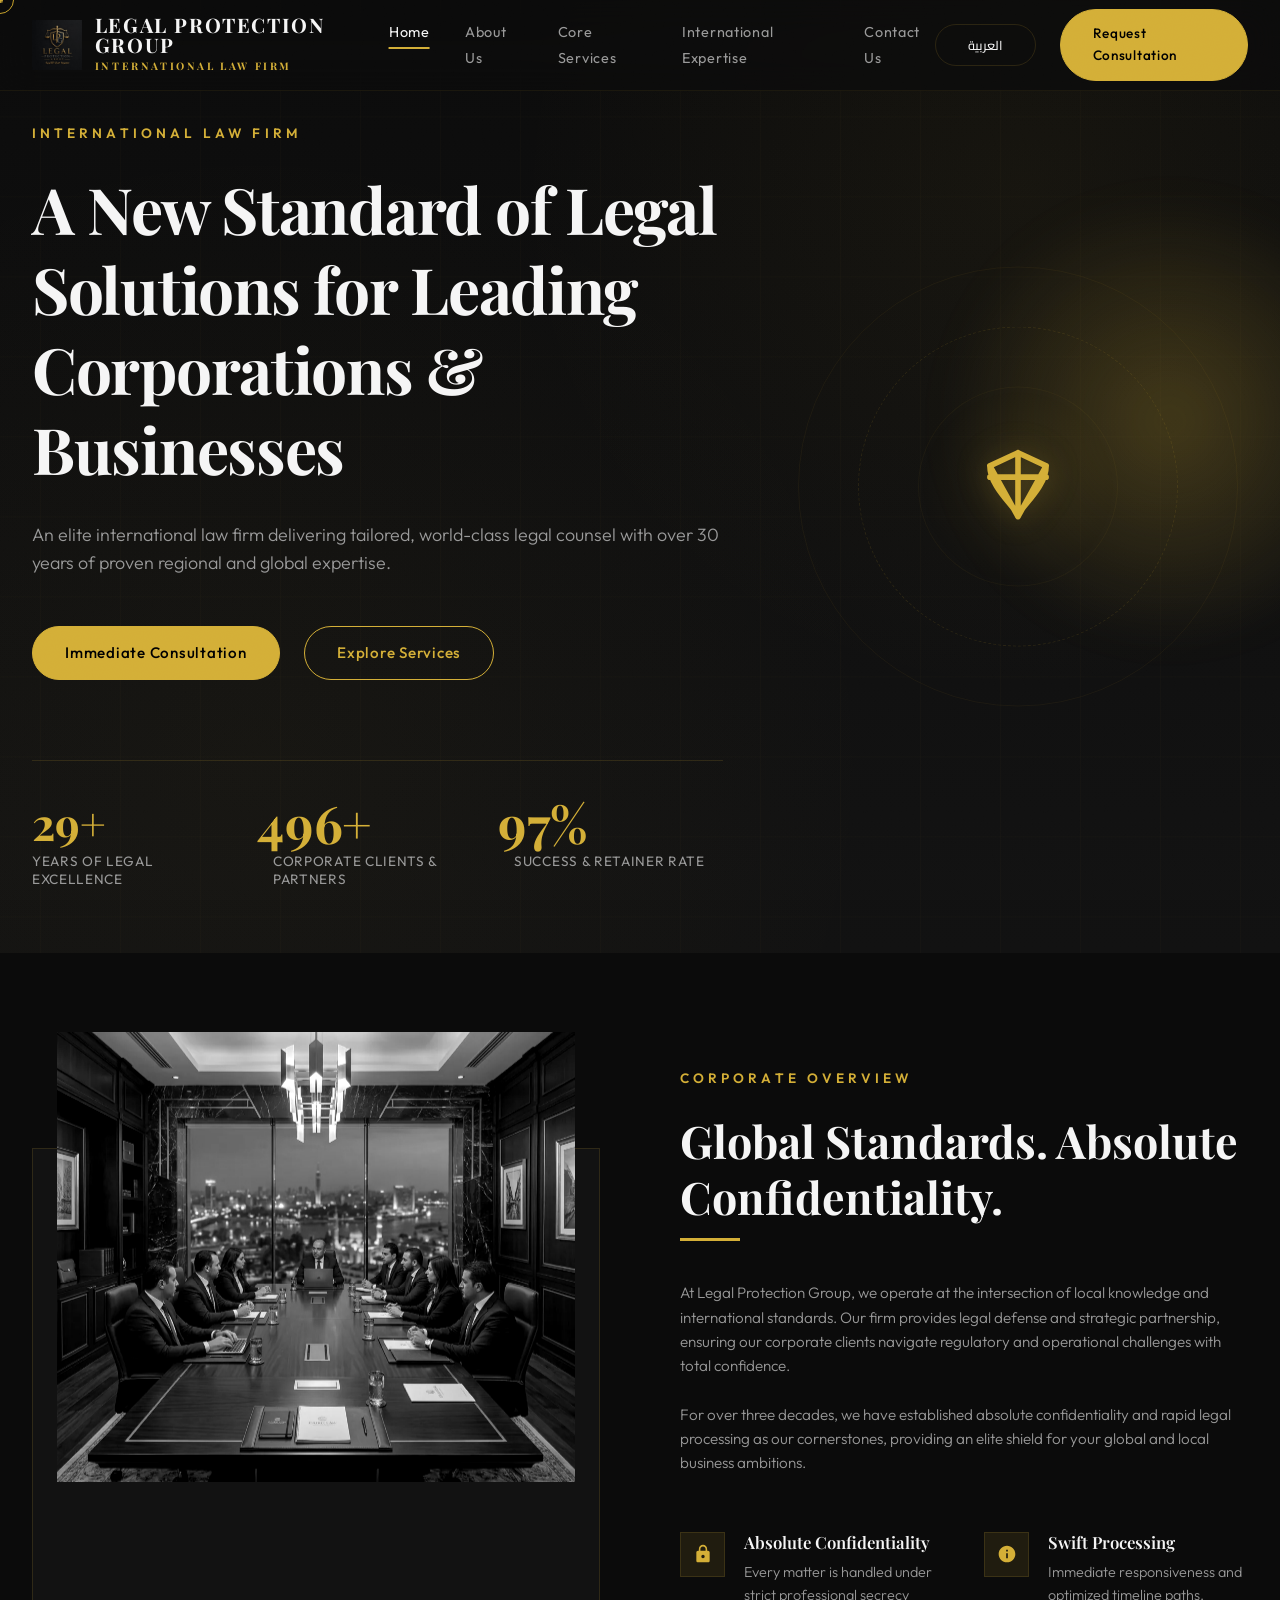
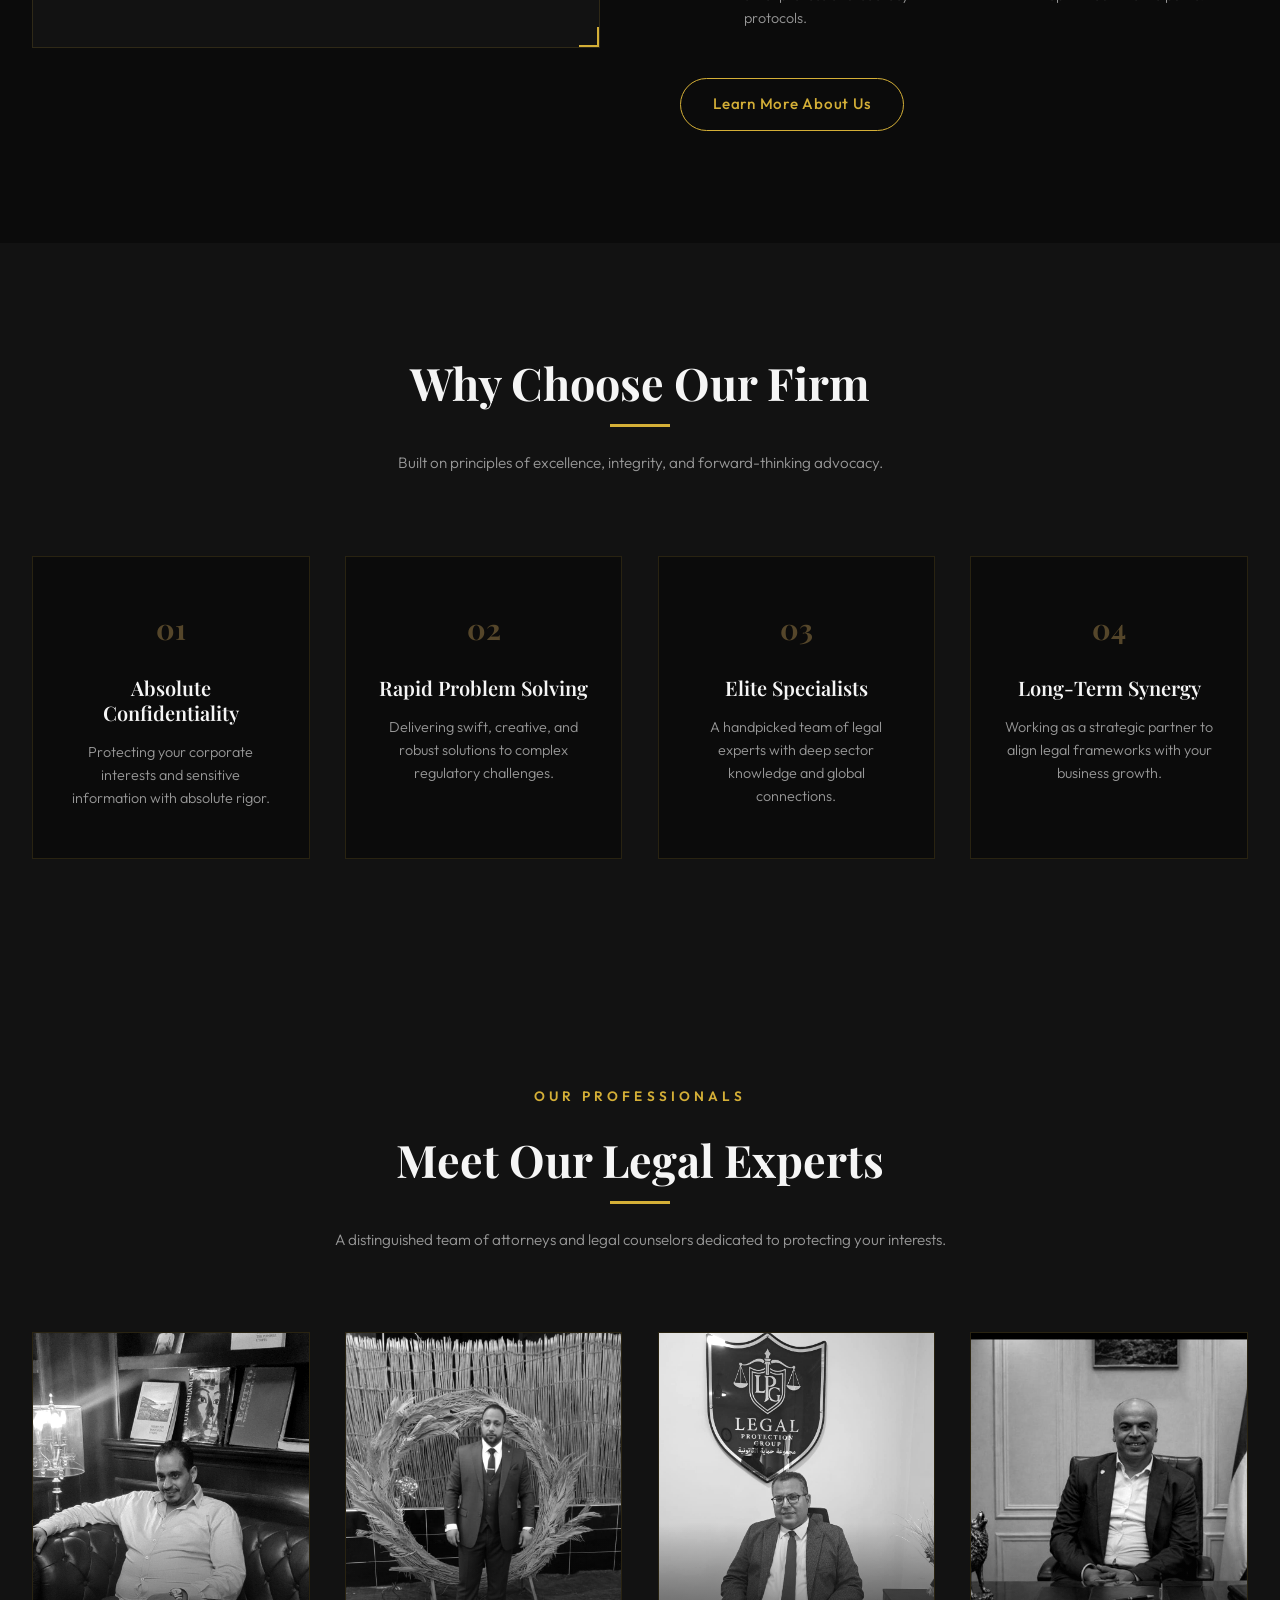
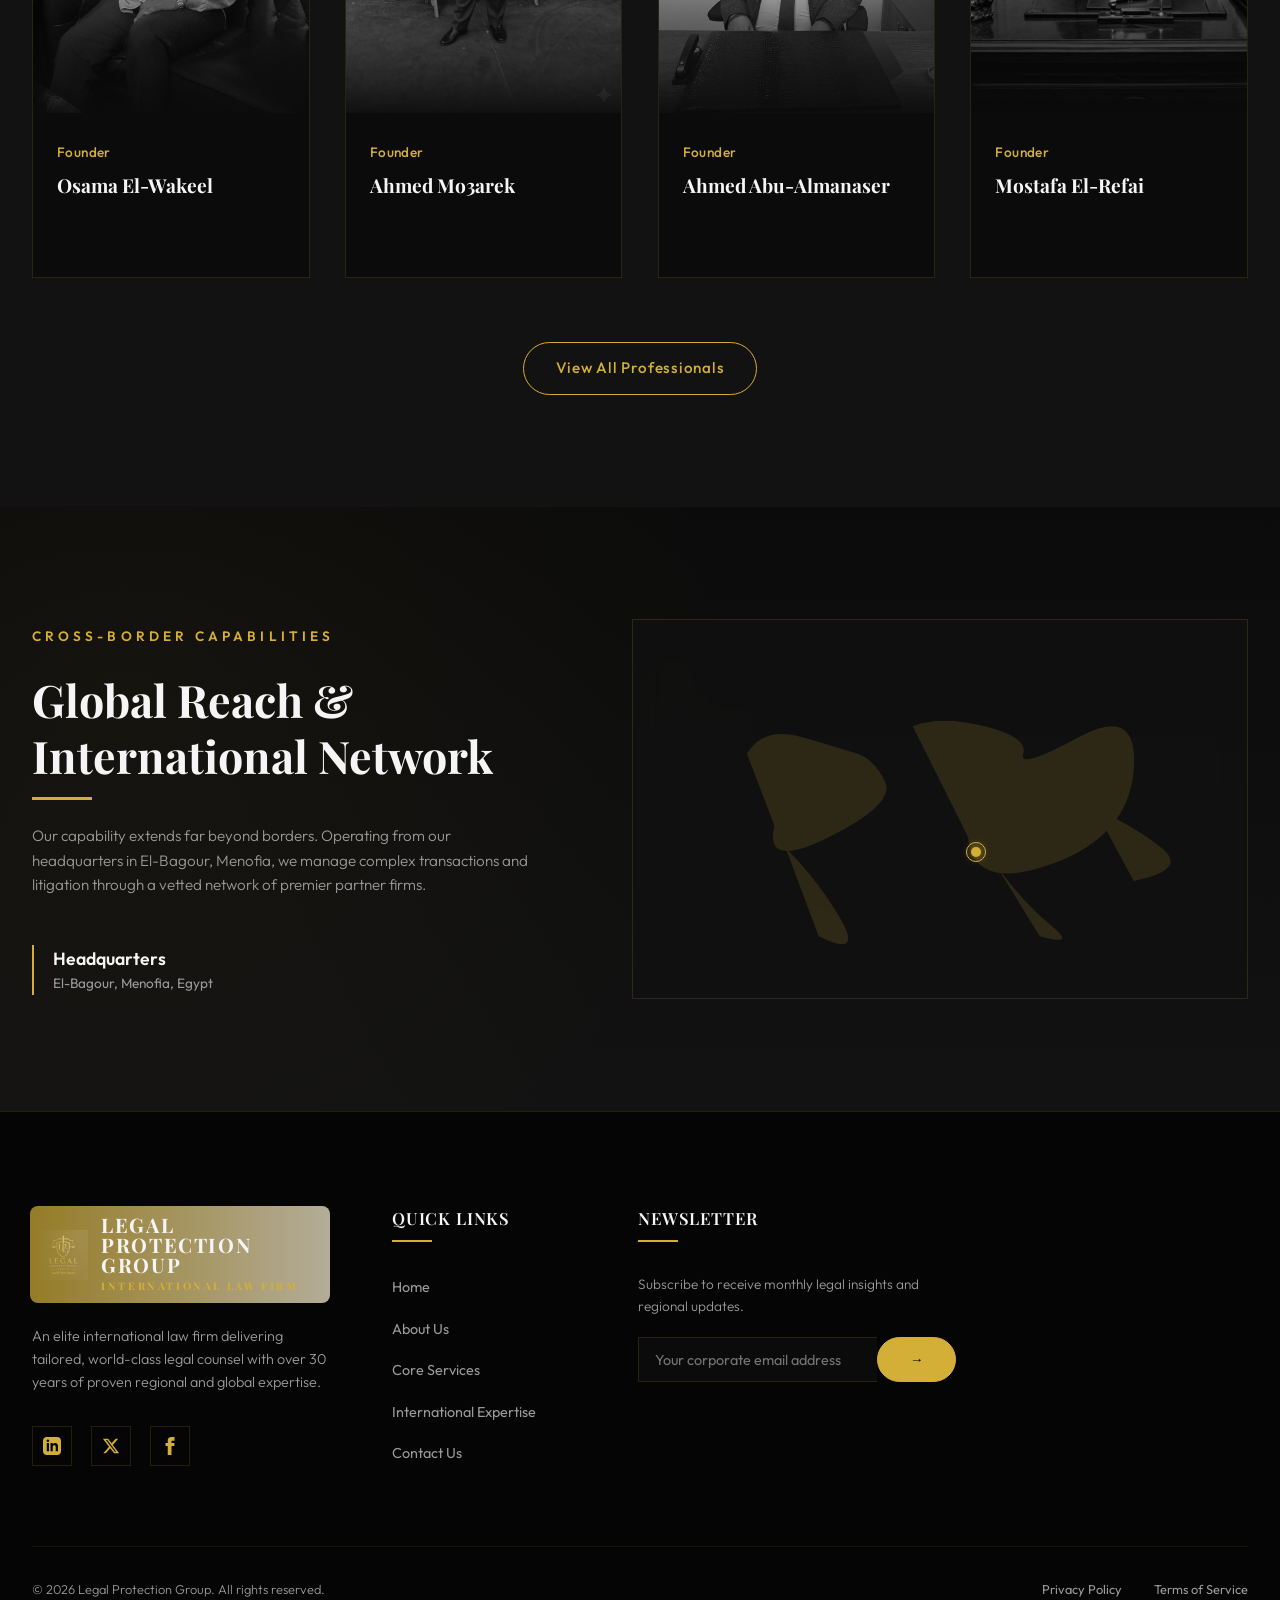
<file: index.html>
<!DOCTYPE html>
<html lang="en" dir="ltr">
<head>
    <meta charset="UTF-8">
    <meta name="viewport" content="width=device-width, initial-scale=1.0">
    <title data-i18n="hero_tag">International Law Firm | LEGAL PROTECTION GROUP</title>
    <meta name="description" content="An elite international law firm delivering tailored, world-class legal counsel with over 30 years of proven regional and global expertise.">
    <!-- Performance: preconnect to Google Fonts -->
    <link rel="preconnect" href="https://fonts.googleapis.com">
    <link rel="preconnect" href="https://fonts.gstatic.com" crossorigin>
    <link rel="preload" as="style" href="https://fonts.googleapis.com/css2?family=Cairo:wght@300;400;500;600;700;800&family=Outfit:wght@300;400;500;600;700;900&family=Playfair+Display:ital,wght@0,400;0,600;0,700;1,400&display=swap">
    <link rel="stylesheet" href="https://fonts.googleapis.com/css2?family=Cairo:wght@300;400;500;600;700;800&family=Outfit:wght@300;400;500;600;700;900&family=Playfair+Display:ital,wght@0,400;0,600;0,700;1,400&display=swap" media="print" onload="this.media='all'">
    <noscript><link rel="stylesheet" href="https://fonts.googleapis.com/css2?family=Cairo:wght@300;400;500;600;700;800&family=Outfit:wght@300;400;500;600;700;900&family=Playfair+Display:ital,wght@0,400;0,600;0,700;1,400&display=swap"></noscript>
    <!-- Style Sheet -->
    <link rel="stylesheet" href="css/style.css">
    <!-- Premium Animations (cursor, grain, tilt, parallax, magnetic, etc.) -->
    <link rel="stylesheet" href="css/enhancements.css">
    <!-- Custom overrides: pill buttons + perf knobs -->
    <style>
        /* Pill-shaped buttons everywhere — override rect radius */
        .btn,
        button,
        input[type="submit"],
        .lang-switcher,
        .newsletter-btn,
        .service-link {
            border-radius: 999px !important;
            padding-left: 2rem !important;
            padding-right: 2rem !important;
        }
        .btn-solid,
        .btn-outline {
            padding-top: 0.85rem !important;
            padding-bottom: 0.85rem !important;
        }

        /* Performance: turn off heavy filter/blur animations when many cards exist */
        @media (prefers-reduced-motion: no-preference) {
            /* Disable backdrop blur on anything that uses lpg-ambient breathing */
            .lpg-ambient {
                filter: blur(20px); /* was 30px */
                transform: translateZ(0);
                backface-visibility: hidden;
            }
        }
    </style>
</head>
<body>

    <!-- HEADER / NAVIGATION -->
    <header>
        <div class="container">
            <a href="index.html" class="logo">
                <img src="img/logo.jpg" alt="LPG Logo" class="logo-img" width="1024" height="1024">
                <div class="logo-text">
                    <span class="logo-title" data-i18n="brand_title">LEGAL PROTECTION GROUP</span>
                    <span class="logo-subtitle" data-i18n="brand_subtitle">INTERNATIONAL LAW FIRM</span>
                </div>
            </a>
            <nav id="main-nav">
                <ul class="nav-list">
                    <li><a href="index.html" class="nav-link" data-i18n="nav_home">Home</a></li>
                    <li><a href="about.html" class="nav-link" data-i18n="nav_about">About Us</a></li>
                    <li><a href="services.html" class="nav-link" data-i18n="nav_services">Core Services</a></li>
                    <li><a href="expertise.html" class="nav-link" data-i18n="nav_expertise">International Expertise</a></li>
                    <li><a href="contact.html" class="nav-link" data-i18n="nav_contact">Contact Us</a></li>
                </ul>
            </nav>
            <div class="nav-actions">
                <button id="lang-switcher" class="lang-switcher">العربية</button>
                <a href="contact.html" class="btn btn-solid" style="padding: 0.6rem 1.4rem; font-size: 0.85rem;" data-i18n="nav_cta">Request Consultation</a>
            </div>
            <button id="burger-menu" class="burger-menu" aria-label="Toggle Menu">
                <span></span>
                <span></span>
                <span></span>
            </button>
        </div>
    </header>

    <main>
        <!-- HERO SECTION -->
        <section class="hero">
            <div class="container">
                <div class="hero-grid">
                <div class="hero-content reveal">
                    <span class="hero-tag" data-i18n="hero_tag">International Law Firm</span>
                    <h1 class="lpg-split" data-i18n="hero_title">A New Standard of Legal Solutions for Leading Corporations &amp; Businesses</h1>
                    <p class="lead-p" data-i18n="hero_subtitle">An elite international law firm delivering tailored, world-class legal counsel with over 30 years of proven regional and global expertise.</p>

                    <div class="btn-group">
                        <a href="contact.html" class="btn btn-solid lpg-magnetic" data-i18n="hero_cta_solid">Immediate Consultation</a>
                        <a href="services.html" class="btn btn-outline lpg-magnetic" data-i18n="hero_cta_outline">Explore Services</a>
                    </div>
                        
                        <!-- Counters -->
                        <div class="hero-counters">
                            <div class="counter-item">
                                <span class="counter-number" data-target="30" data-suffix="+">0+</span>
                                <span class="counter-label" data-i18n="hero_counter_years">Years of Legal Excellence</span>
                            </div>
                            <div class="counter-item">
                                <span class="counter-number" data-target="500" data-suffix="+">0+</span>
                                <span class="counter-label" data-i18n="hero_counter_clients">Corporate Clients & Partners</span>
                            </div>
                            <div class="counter-item">
                                <span class="counter-number" data-target="98" data-suffix="%">0%</span>
                                <span class="counter-label" data-i18n="hero_counter_rate">Success & Retainer Rate</span>
                            </div>
                        </div>
                    </div>
                    
                    <div class="hero-graphic reveal" data-parallax="0.2">
                        <div class="graphic-ring graphic-ring-1"></div>
                        <div class="graphic-ring graphic-ring-2"></div>
                        <div class="graphic-ring graphic-ring-3"></div>
                        <div class="graphic-shield">
                            <!-- Premium Scale/Shield SVG -->
                            <svg viewBox="0 0 24 24" fill="none" stroke="currentColor" stroke-width="1.5">
                                <path stroke-linecap="round" stroke-linejoin="round" d="M12 3v17m0-17L4.5 6.5M12 3l7.5 3.5M4.5 6.5C4.5 12.5 12 18 12 20m-7.5-13.5L12 20M19.5 6.5C19.5 12.5 12 18 12 20m7.5-13.5L12 20M4.5 9.5h15" />
                            </svg>
                        </div>
                    </div>
                </div>
            </div>
        </section>

        <!-- CORPORATE OVERVIEW (ABOUT US) -->
        <section class="about">
            <div class="container">
                <div class="about-split">
                    <div class="about-img-frame reveal-left lpg-glow">
                        <div class="about-image" data-parallax="0.15">
                            <img src="img/about.webp" alt="LPG Boardroom" width="1024" height="1024" loading="lazy" decoding="async">
                        </div>
                    </div>

                    <div class="about-content reveal-right">
                        <span class="hero-tag" data-i18n="about_tag">Corporate Overview</span>
                        <h2 data-i18n="about_title">Global Standards. Absolute Confidentiality.</h2>
                        <p data-i18n="about_p1">At Legal Protection Group, we operate at the intersection of local knowledge and international standards. Our firm provides legal defense and strategic partnership, ensuring our corporate clients navigate regulatory and operational challenges with total confidence.</p>
                        <p data-i18n="about_p2">For over three decades, we have established absolute confidentiality and rapid legal processing as our cornerstones, providing an elite shield for your global and local business ambitions.</p>
                        
                        <div class="about-features">
                            <div class="about-feature-item">
                                <div class="about-feature-icon">
                                    <svg viewBox="0 0 24 24"><path d="M18 8h-1V6c0-2.76-2.24-5-5-5S7 3.24 7 6v2H6c-1.1 0-2 .9-2 2v10c0 1.1.9 2 2 2h12c1.1 0 2-.9 2-2V10c0-1.1-.9-2-2-2zm-6 9c-1.1 0-2-.9-2-2s.9-2 2-2 2 .9 2 2-.9 2-2 2zm3.1-9H8.9V6c0-1.71 1.39-3.1 3.1-3.1 1.71 0 3.1 1.39 3.1 3.1v2z"/></svg>
                                </div>
                                <div class="about-feature-text">
                                    <h4 data-i18n="about_feat_conf_title">Absolute Confidentiality</h4>
                                    <p data-i18n="about_feat_conf_desc">Every matter is handled under strict professional secrecy protocols.</p>
                                </div>
                            </div>
                            <div class="about-feature-item">
                                <div class="about-feature-icon">
                                    <svg viewBox="0 0 24 24"><path d="M12 2C6.48 2 2 6.48 2 12s4.48 10 10 10 10-4.48 10-10S17.52 2 12 2zm1 15h-2v-6h2v6zm0-8h-2V7h2v2z"/></svg>
                                </div>
                                <div class="about-feature-text">
                                    <h4 data-i18n="about_feat_speed_title">Swift Processing</h4>
                                    <p data-i18n="about_feat_speed_desc">Immediate responsiveness and optimized timeline paths.</p>
                                </div>
                            </div>
                        </div>
                        
                        <a href="about.html" class="btn btn-outline" style="margin-top: 3rem;" data-i18n="about_learn_more">Learn More About Us</a>
                    </div>
                </div>
            </div>
        </section>

        <!-- STRATEGIC PILLARS (WHY CHOOSE US) -->
        <section class="why-us">
            <div class="container">
                <div class="section-header reveal">
                    <h2 data-i18n="why_title">Why Choose Our Firm</h2>
                    <p data-i18n="why_desc">Built on principles of excellence, integrity, and forward-thinking advocacy.</p>
                </div>
                
                <div class="why-grid lpg-stagger-children">
                    <!-- Pillar 1 -->
                    <div class="why-card reveal lpg-glow">
                        <div class="why-num">01</div>
                        <h3 data-i18n="why_pillar1_title">Absolute Confidentiality</h3>
                        <p data-i18n="why_pillar1_desc">Protecting your corporate interests and sensitive information with absolute rigor.</p>
                    </div>
                    
                    <!-- Pillar 2 -->
                    <div class="why-card reveal lpg-glow">
                        <div class="why-num">02</div>
                        <h3 data-i18n="why_pillar2_title">Rapid Problem Solving</h3>
                        <p data-i18n="why_pillar2_desc">Delivering swift, creative, and robust solutions to complex regulatory challenges.</p>
                    </div>
                    
                    <!-- Pillar 3 -->
                    <div class="why-card reveal lpg-glow">
                        <div class="why-num">03</div>
                        <h3 data-i18n="why_pillar3_title">Elite Specialists</h3>
                        <p data-i18n="why_pillar3_desc">A handpicked team of legal experts with deep sector knowledge and global connections.</p>
                    </div>
                    
                    <!-- Pillar 4 -->
                    <div class="why-card reveal lpg-glow">
                        <div class="why-num">04</div>
                        <h3 data-i18n="why_pillar4_title">Long-Term Synergy</h3>
                        <p data-i18n="why_pillar4_desc">Working as a strategic partner to align legal frameworks with your business growth.</p>
                    </div>
                </div>
            </div>
        </section>

        <!-- OUR PROFESSIONALS / ATTORNEYS -->
        <section class="team-section">
            <div class="container">
                <div class="section-header reveal">
                    <span class="hero-tag" data-i18n="team_tag">Our Professionals</span>
                    <h2 data-i18n="team_title">Meet Our Legal Experts</h2>
                    <p data-i18n="team_desc">A distinguished team of attorneys and legal counselors with deep expertise across all practice areas.</p>
                </div>
                
                <div class="team-grid lpg-stagger-children">
                    <!-- Lawyer 1 -->
                    <div class="team-card reveal">
                        <div class="team-photo">
                            <img src="img/lawyer1.webp" alt="Osama El-Wakeel" width="1024" height="1024" loading="lazy" decoding="async">
                        </div>
                        <div class="team-info">
                            <span class="team-title" data-i18n="team1_title">Founder</span>
                            <h3 data-i18n="team1_name">Osama El-Wakeel</h3>
                            <p class="team-specialty" data-i18n="team1_specialty"></p>
                            <div class="team-social">
                                <a href="#" aria-label="LinkedIn">
                                    <svg viewBox="0 0 24 24"><path d="M19 0h-14c-2.761 0-5 2.239-5 5v14c0 2.761 2.239 5 5 5h14c2.762 0 5-2.239 5-5v-14c0-2.761-2.238-5-5-5zm-11 19h-3v-11h3v11zm-1.5-12.268c-.966 0-1.75-.79-1.75-1.764s.784-1.764 1.75-1.764 1.75.79 1.75 1.764-.783 1.764-1.75 1.764zm13.5 12.268h-3v-5.604c0-3.368-4-3.113-4 0v5.604h-3v-11h3v1.765c1.396-2.586 7-2.777 7 2.476v6.759z"/></svg>
                                </a>
                                <a href="#" aria-label="Email">
                                    <svg viewBox="0 0 24 24"><path d="M20 4H4c-1.1 0-1.99.9-1.99 2L2 18c0 1.1.9 2 2 2h16c1.1 0 2-.9 2-2V6c0-1.1-.9-2-2-2zm0 4l-8 5-8-5V6l8 5 8-5v2z"/></svg>
                                </a>
                            </div>
                        </div>
                        <div class="team-gold-line"></div>
                    </div>

                    <!-- Lawyer 2 -->
                    <div class="team-card reveal">
                        <div class="team-photo">
                            <img src="img/lawyer2.webp" alt="Ahmed Mo3arek" width="1024" height="1024" loading="lazy" decoding="async">
                        </div>
                        <div class="team-info">
                            <span class="team-title" data-i18n="team2_title">Founder</span>
                            <h3 data-i18n="team2_name">Ahmed Mo3arek</h3>
                            <p class="team-specialty" data-i18n="team2_specialty"></p>
                            <div class="team-social">
                                <a href="#" aria-label="LinkedIn">
                                    <svg viewBox="0 0 24 24"><path d="M19 0h-14c-2.761 0-5 2.239-5 5v14c0 2.761 2.239 5 5 5h14c2.762 0 5-2.239 5-5v-14c0-2.761-2.238-5-5-5zm-11 19h-3v-11h3v11zm-1.5-12.268c-.966 0-1.75-.79-1.75-1.764s.784-1.764 1.75-1.764 1.75.79 1.75 1.764-.783 1.764-1.75 1.764zm13.5 12.268h-3v-5.604c0-3.368-4-3.113-4 0v5.604h-3v-11h3v1.765c1.396-2.586 7-2.777 7 2.476v6.759z"/></svg>
                                </a>
                                <a href="#" aria-label="Email">
                                    <svg viewBox="0 0 24 24"><path d="M20 4H4c-1.1 0-1.99.9-1.99 2L2 18c0 1.1.9 2 2 2h16c1.1 0 2-.9 2-2V6c0-1.1-.9-2-2-2zm0 4l-8 5-8-5V6l8 5 8-5v2z"/></svg>
                                </a>
                            </div>
                        </div>
                        <div class="team-gold-line"></div>
                    </div>

                    <!-- Lawyer 3 -->
                    <div class="team-card reveal">
                        <div class="team-photo">
                            <img src="img/lawyer3.webp" alt="Ahmed Abu-Almanaser" width="1024" height="1024" loading="lazy" decoding="async">
                        </div>
                        <div class="team-info">
                            <span class="team-title" data-i18n="team3_title">Founder</span>
                            <h3 data-i18n="team3_name">Ahmed Abu-Almanaser</h3>
                            <p class="team-specialty" data-i18n="team3_specialty"></p>
                            <div class="team-social">
                                <a href="#" aria-label="LinkedIn">
                                    <svg viewBox="0 0 24 24"><path d="M19 0h-14c-2.761 0-5 2.239-5 5v14c0 2.761 2.239 5 5 5h14c2.762 0 5-2.239 5-5v-14c0-2.761-2.238-5-5-5zm-11 19h-3v-11h3v11zm-1.5-12.268c-.966 0-1.75-.79-1.75-1.764s.784-1.764 1.75-1.764 1.75.79 1.75 1.764-.783 1.764-1.75 1.764zm13.5 12.268h-3v-5.604c0-3.368-4-3.113-4 0v5.604h-3v-11h3v1.765c1.396-2.586 7-2.777 7 2.476v6.759z"/></svg>
                                </a>
                                <a href="#" aria-label="Email">
                                    <svg viewBox="0 0 24 24"><path d="M20 4H4c-1.1 0-1.99.9-1.99 2L2 18c0 1.1.9 2 2 2h16c1.1 0 2-.9 2-2V6c0-1.1-.9-2-2-2zm0 4l-8 5-8-5V6l8 5 8-5v2z"/></svg>
                                </a>
                            </div>
                        </div>
                        <div class="team-gold-line"></div>
                    </div>

                    <!-- Lawyer 4 — Founder -->
                    <div class="team-card reveal">
                        <div class="team-photo">
                            <img src="img/lawyer4.webp" alt="Mostafa El-Refai" width="1024" height="1024" loading="lazy" decoding="async">
                        </div>
                        <div class="team-info">
                            <span class="team-title" data-i18n="team4_title">Founder</span>
                            <h3 data-i18n="team4_name">Mostafa El-Refai</h3>
                            <p class="team-specialty" data-i18n="team4_specialty"></p>
                            <div class="team-social">
                                <a href="#" aria-label="LinkedIn">
                                    <svg viewBox="0 0 24 24"><path d="M19 0h-14c-2.761 0-5 2.239-5 5v14c0 2.761 2.239 5 5 5h14c2.762 0 5-2.239 5-5v-14c0-2.761-2.238-5-5-5zm-11 19h-3v-11h3v11zm-1.5-12.268c-.966 0-1.75-.79-1.75-1.764s.784-1.764 1.75-1.764 1.75.79 1.75 1.764-.783 1.764-1.75 1.764zm13.5 12.268h-3v-5.604c0-3.368-4-3.113-4 0v5.604h-3v-11h3v1.765c1.396-2.586 7-2.777 7 2.476v6.759z"/></svg>
                                </a>
                                <a href="#" aria-label="Email">
                                    <svg viewBox="0 0 24 24"><path d="M20 4H4c-1.1 0-1.99.9-1.99 2L2 18c0 1.1.9 2 2 2h16c1.1 0 2-.9 2-2V6c0-1.1-.9-2-2-2zm0 4l-8 5-8-5V6l8 5 8-5v2z"/></svg>
                                </a>
                            </div>
                        </div>
                        <div class="team-gold-line"></div>
                    </div>
                </div>
                
                <div class="team-cta reveal">
                    <a href="about.html" class="btn btn-outline" data-i18n="team_cta">View All Professionals</a>
                </div>
            </div>
        </section>

        <!-- GLOBAL REACH & NETWORK -->
        <section class="global-reach">
            <div class="container">
                <div class="global-layout">
                    <div class="global-info reveal">
                        <span class="hero-tag" data-i18n="global_tag">Cross-Border Capabilities</span>
                        <h2 data-i18n="global_title">Global Reach & International Network</h2>
                        <p data-i18n="global_desc">Our capability extends far beyond borders. Operating from Cairo, we manage complex cross-border transactions and litigation through a vetted network of premier international partner firms in major financial hubs.</p>
                        
                        <div class="global-hubs">
                            <div class="hub-item">
                                <div class="hub-name" data-i18n="global_hub_menofia">Headquarters</div>
                                <div class="hub-desc" data-i18n="global_hub_menofia_desc">El-Bagour, Menofia, Egypt</div>
                            </div>
                        </div>
                    </div>
                    
                    <div class="global-map-placeholder reveal">
                        <!-- Abstract World Map SVG -->
                        <svg viewBox="0 0 1000 500" xmlns="http://www.w3.org/2000/svg">
                            <!-- Continents Simplified Dots/Paths -->
                            <path d="M150,150 Q180,100 250,120 T350,150 T400,200 T300,300 T200,280 Z" />
                            <path d="M450,100 Q500,80 580,100 T650,150 T750,120 T850,180 T700,350 T550,300 Z" />
                            <path d="M220,320 Q280,380 320,450 T280,480 Z" />
                            <path d="M600,350 Q650,420 700,460 T680,480 Z" />
                            <path d="M780,250 Q850,280 900,320 T850,380 Z" />
                        </svg>
                        
                        <!-- Pulse Connections -->
                        <div class="map-pulse map-pulse-hq"></div>
                    </div>
                </div>
            </div>
        </section>
    </main>

    <!-- FOOTER -->
    <footer>
        <div class="container">
            <div class="footer-grid">
                <div class="footer-col footer-brand">
                    <a href="index.html" class="logo lpg-animated-border" style="margin-bottom: 1.5rem; padding: 0.4rem; border-radius: 8px;">
                        <img src="img/logo.jpg" alt="LPG Logo" class="logo-img" width="1024" height="1024">
                        <div class="logo-text">
                            <span class="logo-title" data-i18n="brand_title">LEGAL PROTECTION GROUP</span>
                            <span class="logo-subtitle" data-i18n="brand_subtitle">INTERNATIONAL LAW FIRM</span>
                        </div>
                    </a>
                    <p data-i18n="footer_desc">An elite international law firm delivering tailored, world-class legal counsel with over 30 years of proven regional and global expertise.</p>
                    <div class="social-links">
                        <a href="https://linkedin.com" target="_blank" class="social-btn" aria-label="LinkedIn">
                            <svg viewBox="0 0 24 24"><path d="M19 0h-14c-2.761 0-5 2.239-5 5v14c0 2.761 2.239 5 5 5h14c2.762 0 5-2.239 5-5v-14c0-2.761-2.238-5-5-5zm-11 19h-3v-11h3v11zm-1.5-12.268c-.966 0-1.75-.79-1.75-1.764s.784-1.764 1.75-1.764 1.75.79 1.75 1.764-.783 1.764-1.75 1.764zm13.5 12.268h-3v-5.604c0-3.368-4-3.113-4 0v5.604h-3v-11h3v1.765c1.396-2.586 7-2.777 7 2.476v6.759z"/></svg>
                        </a>
                        <a href="https://twitter.com" target="_blank" class="social-btn" aria-label="X (Twitter)">
                            <svg viewBox="0 0 24 24"><path d="M18.244 2.25h3.308l-7.227 8.26 8.502 11.24H16.17l-5.214-6.817L4.99 21.75H1.68l7.73-8.835L1.254 2.25H8.08l4.713 6.231zm-1.161 17.52h1.833L7.084 4.126H5.117z"/></svg>
                        </a>
                        <a href="https://www.facebook.com/share/1Ba8z8aNr7/" target="_blank" class="social-btn" aria-label="Facebook">
                            <svg viewBox="0 0 24 24"><path d="M9 8h-3v4h3v12h5v-12h3.642l.358-4h-4v-1.667c0-.955.192-1.333 1.115-1.333h2.885v-5h-3.808c-3.596 0-5.192 1.583-5.192 4.615v3.385z"/></svg>
                        </a>
                    </div>
                </div>
                <div class="footer-col">
                    <h4 data-i18n="footer_col_links">Quick Links</h4>
                    <ul class="footer-links">
                        <li><a href="index.html" data-i18n="nav_home">Home</a></li>
                        <li><a href="about.html" data-i18n="nav_about">About Us</a></li>
                        <li><a href="services.html" data-i18n="nav_services">Core Services</a></li>
                        <li><a href="expertise.html" data-i18n="nav_expertise">International Expertise</a></li>
                        <li><a href="contact.html" data-i18n="nav_contact">Contact Us</a></li>
                    </ul>
                </div>
                <div class="footer-col">
                    <h4 data-i18n="footer_newsletter_title">Newsletter</h4>
                    <p style="font-size: 0.85rem; margin-bottom: 1.2rem;" data-i18n="footer_newsletter_desc">Subscribe to receive monthly legal insights and regional updates.</p>
                    <form id="footer-newsletter" class="newsletter-form">
                        <div class="newsletter-input-group">
                            <input type="email" class="newsletter-input" data-i18n="footer_newsletter_placeholder" placeholder="Your corporate email address" required>
                            <button type="submit" class="newsletter-btn">→</button>
                        </div>
                    </form>
                </div>
            </div>
            <div class="footer-bottom">
                <p data-i18n="footer_copyright">© 2026 Legal Protection Group. All rights reserved.</p>
                <div class="footer-bottom-links">
                    <a href="#" data-i18n="footer_privacy">Privacy Policy</a>
                    <a href="#" data-i18n="footer_terms">Terms of Service</a>
                </div>
            </div>
        </div>
    </footer>

    <!-- Scripts -->
    <script src="js/translations.js" defer></script>
    <script src="js/main.js" defer></script>
    <script src="js/enhancements.js" defer></script>
</body>
</html>
</file>
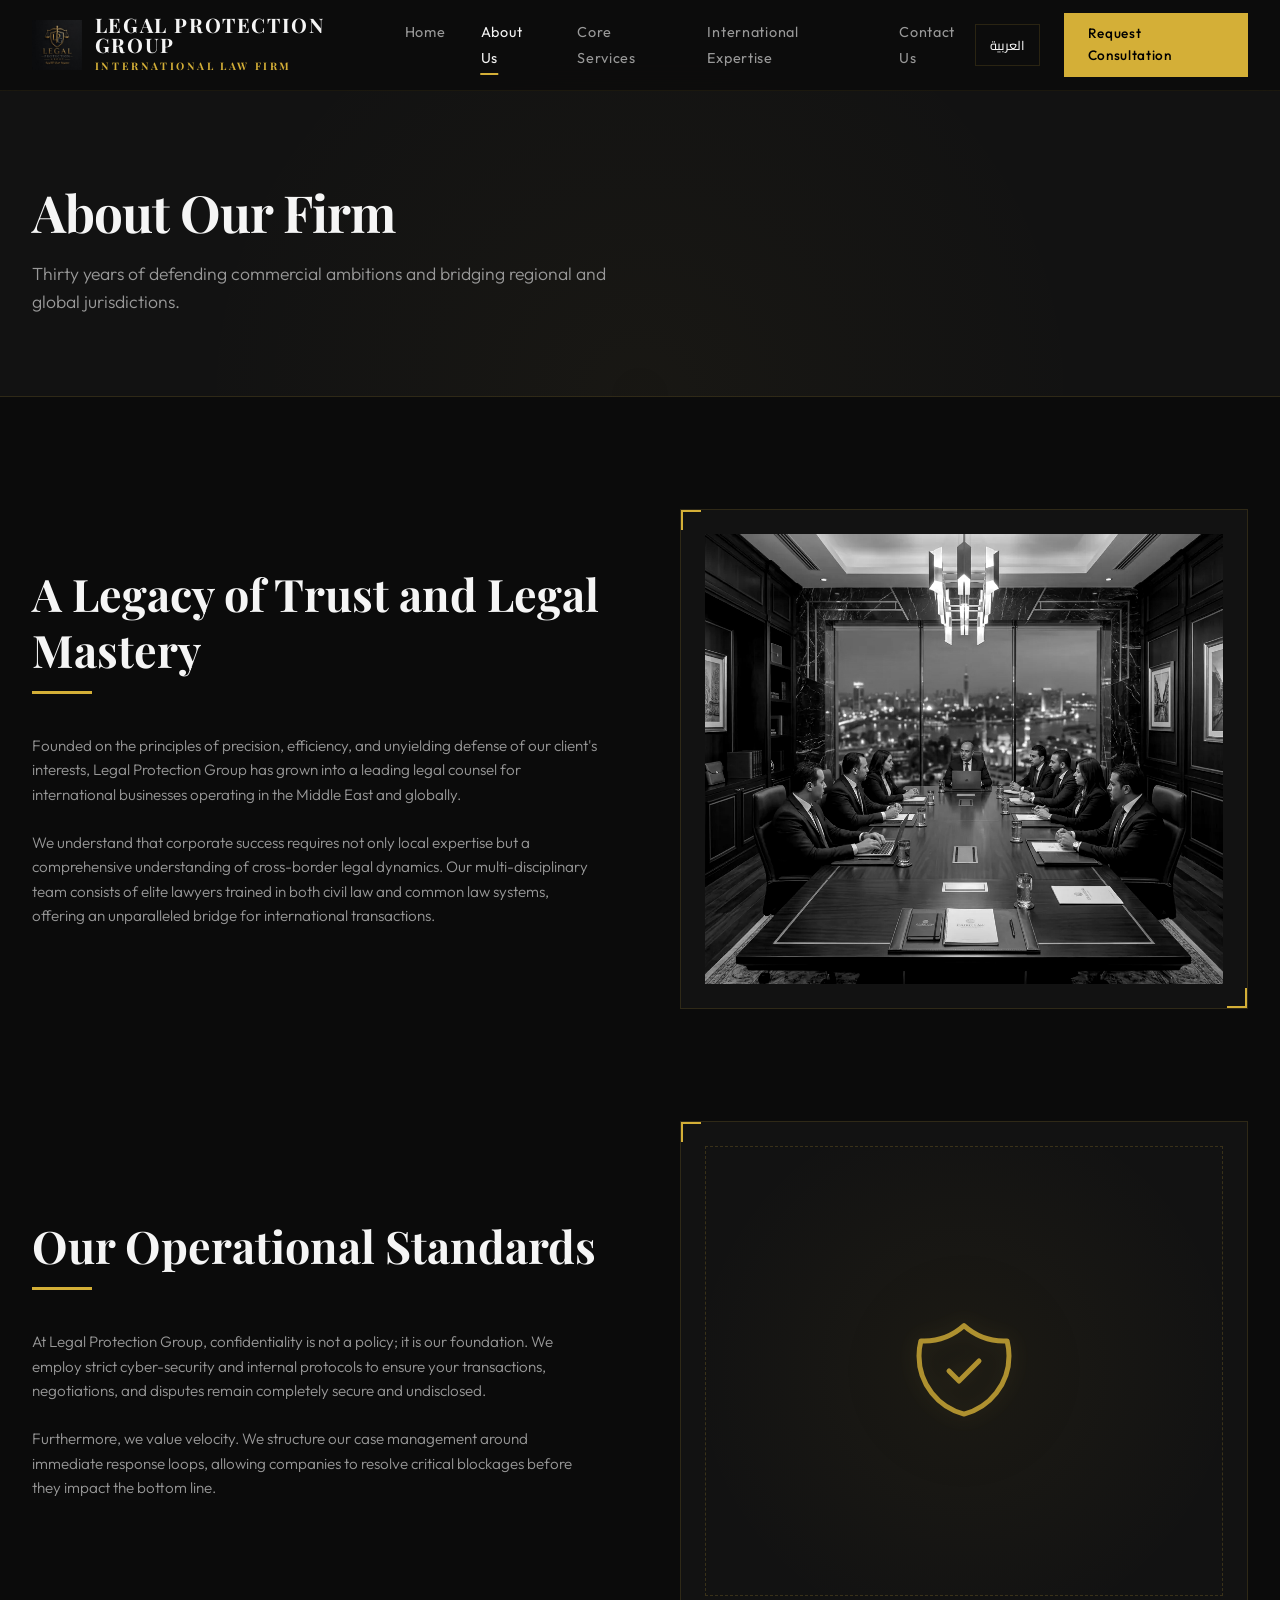
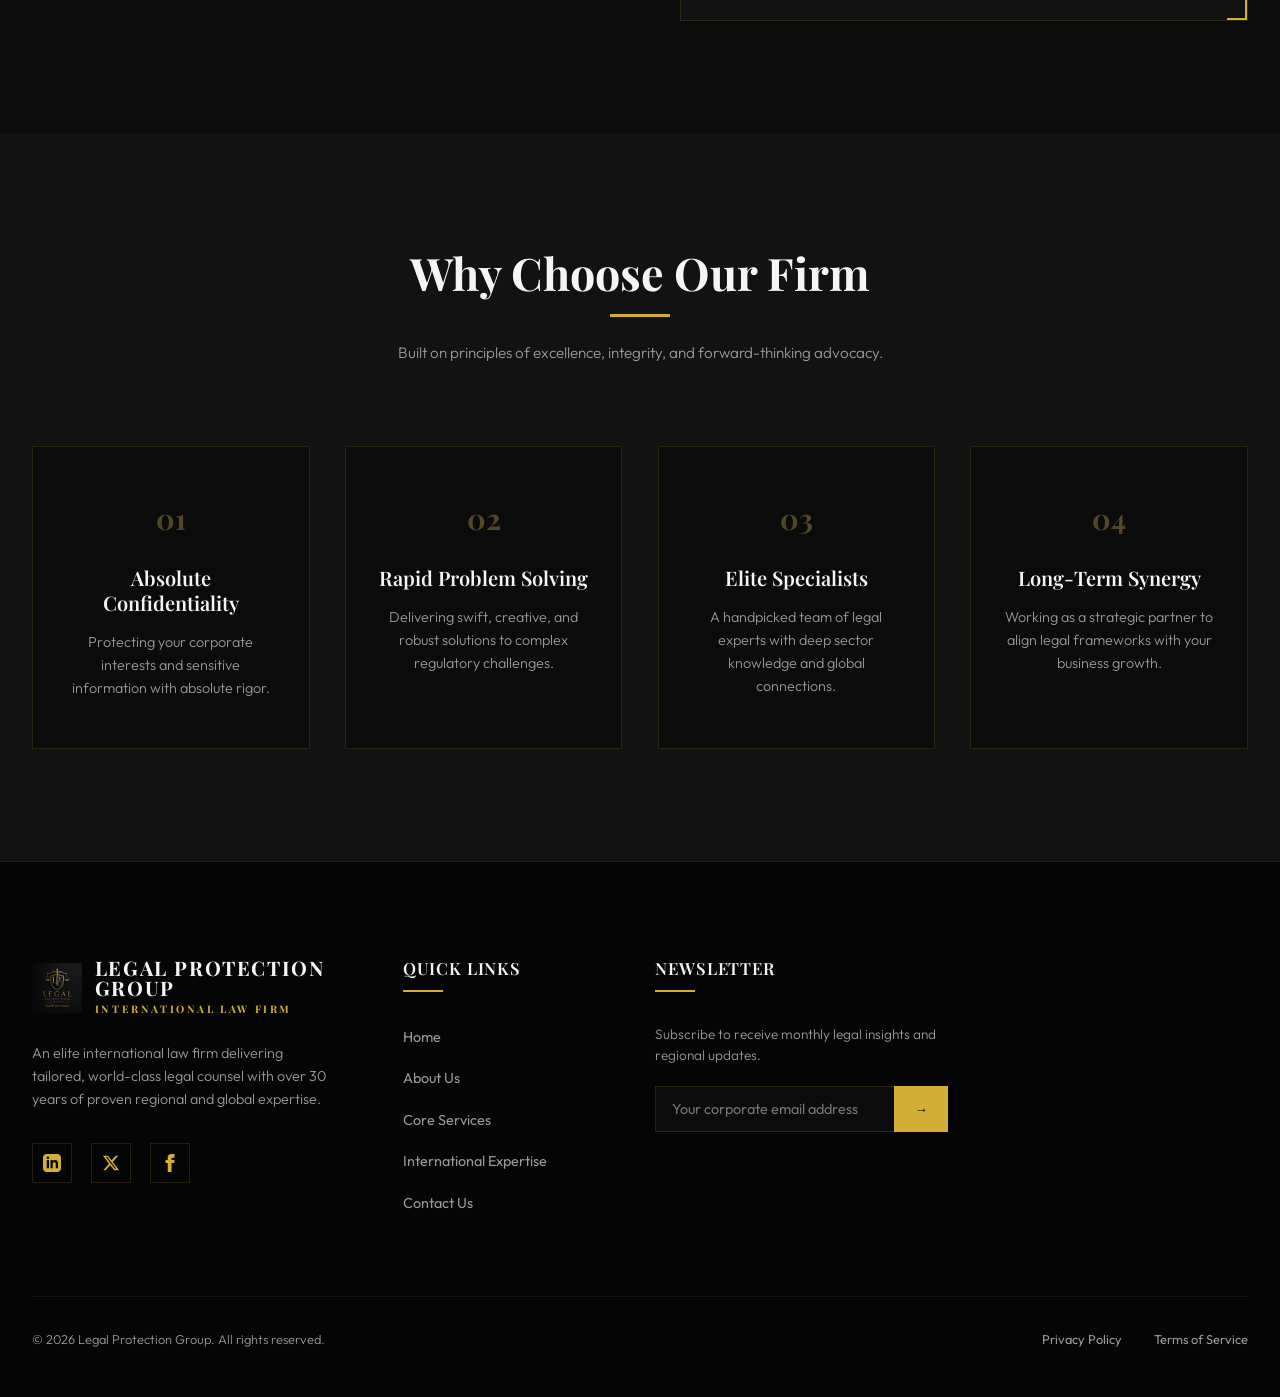
<file: about.html>
<!DOCTYPE html>
<html lang="en" dir="ltr">
<head>
    <meta charset="UTF-8">
    <meta name="viewport" content="width=device-width, initial-scale=1.0">
    <title data-i18n="about_hero_title">About Our Firm | LEGAL PROTECTION GROUP</title>
    <meta name="description" content="Learn about Legal Protection Group law firm's history, partners, and core operational values including absolute confidentiality and legal expertise.">
    <!-- Performance: preconnect to Google Fonts -->
    <link rel="preconnect" href="https://fonts.googleapis.com">
    <link rel="preconnect" href="https://fonts.gstatic.com" crossorigin>
    <link rel="preload" as="style" href="https://fonts.googleapis.com/css2?family=Cairo:wght@300;400;500;600;700;800&family=Outfit:wght@300;400;500;600;700;900&family=Playfair+Display:ital,wght@0,400;0,600;0,700;1,400&display=swap">
    <link rel="stylesheet" href="https://fonts.googleapis.com/css2?family=Cairo:wght@300;400;500;600;700;800&family=Outfit:wght@300;400;500;600;700;900&family=Playfair+Display:ital,wght@0,400;0,600;0,700;1,400&display=swap" media="print" onload="this.media='all'">
    <noscript><link rel="stylesheet" href="https://fonts.googleapis.com/css2?family=Cairo:wght@300;400;500;600;700;800&family=Outfit:wght@300;400;500;600;700;900&family=Playfair+Display:ital,wght@0,400;0,600;0,700;1,400&display=swap"></noscript>
    <!-- Style Sheet -->
    <link rel="stylesheet" href="css/style.css">
</head>
<body>

    <!-- HEADER / NAVIGATION -->
    <header>
        <div class="container">
            <a href="index.html" class="logo">
                <img src="img/logo.jpg" alt="LPG Logo" class="logo-img" width="1024" height="1024">
                <div class="logo-text">
                    <span class="logo-title" data-i18n="brand_title">LEGAL PROTECTION GROUP</span>
                    <span class="logo-subtitle" data-i18n="brand_subtitle">INTERNATIONAL LAW FIRM</span>
                </div>
            </a>
            <nav id="main-nav">
                <ul class="nav-list">
                    <li><a href="index.html" class="nav-link" data-i18n="nav_home">Home</a></li>
                    <li><a href="about.html" class="nav-link" data-i18n="nav_about">About Us</a></li>
                    <li><a href="services.html" class="nav-link" data-i18n="nav_services">Core Services</a></li>
                    <li><a href="expertise.html" class="nav-link" data-i18n="nav_expertise">International Expertise</a></li>
                    <li><a href="contact.html" class="nav-link" data-i18n="nav_contact">Contact Us</a></li>
                </ul>
            </nav>
            <div class="nav-actions">
                <button id="lang-switcher" class="lang-switcher">العربية</button>
                <a href="contact.html" class="btn btn-solid" style="padding: 0.6rem 1.4rem; font-size: 0.85rem;" data-i18n="nav_cta">Request Consultation</a>
            </div>
            <button id="burger-menu" class="burger-menu" aria-label="Toggle Menu">
                <span></span>
                <span></span>
                <span></span>
            </button>
        </div>
    </header>

    <main>
        <!-- INNER PAGE HERO -->
        <section class="inner-hero">
            <div class="container">
                <h1 class="reveal" data-i18n="about_hero_title">About Our Firm</h1>
                <p class="reveal" data-i18n="about_hero_desc">Thirty years of defending commercial ambitions and bridging regional and global jurisdictions.</p>
            </div>
        </section>

        <!-- DETAILED CORE CONTENT -->
        <section class="about-detail">
            <div class="container">
                <div class="about-split" style="margin-bottom: 7rem;">
                    <div class="about-content reveal">
                        <h2 data-i18n="about_sec1_title">A Legacy of Trust and Legal Mastery</h2>
                        <p data-i18n="about_sec1_desc1">Founded on the principles of precision, efficiency, and unyielding defense of our client's interests, Legal Protection Group has grown into a leading legal counsel for international businesses operating in the Middle East and globally.</p>
                        <p data-i18n="about_sec1_desc2">We understand that corporate success requires not only local expertise but a comprehensive understanding of cross-border legal dynamics. Our multi-disciplinary team consists of elite lawyers trained in both civil law and common law systems, offering an unparalleled bridge for international transactions.</p>
                    </div>
                    <div class="about-img-frame reveal">
                        <div class="about-image">
                            <!-- Image reused for consistent premium identity -->
                             <img src="img/about.webp" alt="LPG Office" width="1024" height="1024" loading="lazy" decoding="async">
                        </div>
                    </div>
                </div>

                <div class="about-split">
                    <div class="about-img-frame reveal" style="order: 2;">
                        <!-- Styled CSS decorative graphic as secondary image slot -->
                        <div class="about-image" style="background: radial-gradient(circle at center, rgba(212, 175, 55, 0.05) 0%, transparent 80%); display: flex; align-items: center; justify-content: center; border: 1px dashed rgba(212, 175, 55, 0.2);">
                            <svg viewBox="0 0 24 24" fill="none" stroke="#D4AF37" stroke-width="1" style="width: 120px; height: 120px; opacity: 0.8; filter: drop-shadow(0 0 10px rgba(212,175,55,0.2));">
                                <path stroke-linecap="round" stroke-linejoin="round" d="M9 12l2 2 4-4m5.618-4.016A11.955 11.955 0 0112 2.944a11.955 11.955 0 01-8.618 3.04A12.02 12.02 0 003 9c0 5.591 3.824 10.29 9 11.622 5.176-1.332 9-6.03 9-11.622 0-1.042-.133-2.052-.382-3.016z" />
                            </svg>
                        </div>
                    </div>
                    <div class="about-content reveal" style="order: 1;">
                        <h2 data-i18n="about_sec2_title">Our Operational Standards</h2>
                        <p data-i18n="about_sec2_desc1">At Legal Protection Group, confidentiality is not a policy; it is our foundation. We employ strict cyber-security and internal protocols to ensure your transactions, negotiations, and disputes remain completely secure and undisclosed.</p>
                        <p data-i18n="about_sec2_desc2">Furthermore, we value velocity. We structure our case management around immediate response loops, allowing companies to resolve critical blockages before they impact the bottom line.</p>
                    </div>
                </div>
            </div>
        </section>

        <!-- REUSED STRATEGIC PILLARS SECTION -->
        <section class="why-us">
            <div class="container">
                <div class="section-header reveal">
                    <h2 data-i18n="why_title">Why Choose Our Firm</h2>
                    <p data-i18n="why_desc">Built on principles of excellence, integrity, and forward-thinking advocacy.</p>
                </div>
                
                <div class="why-grid">
                    <div class="why-card reveal">
                        <div class="why-num">01</div>
                        <h3 data-i18n="why_pillar1_title">Absolute Confidentiality</h3>
                        <p data-i18n="why_pillar1_desc">Protecting your corporate interests and sensitive information with absolute rigor.</p>
                    </div>
                    <div class="why-card reveal">
                        <div class="why-num">02</div>
                        <h3 data-i18n="why_pillar2_title">Rapid Problem Solving</h3>
                        <p data-i18n="why_pillar2_desc">Delivering swift, creative, and robust solutions to complex regulatory challenges.</p>
                    </div>
                    <div class="why-card reveal">
                        <div class="why-num">03</div>
                        <h3 data-i18n="why_pillar3_title">Elite Specialists</h3>
                        <p data-i18n="why_pillar3_desc">A handpicked team of legal experts with deep sector knowledge and global connections.</p>
                    </div>
                    <div class="why-card reveal">
                        <div class="why-num">04</div>
                        <h3 data-i18n="why_pillar4_title">Long-Term Synergy</h3>
                        <p data-i18n="why_pillar4_desc">Working as a strategic partner to align legal frameworks with your business growth.</p>
                    </div>
                </div>
            </div>
        </section>
    </main>

    <!-- FOOTER -->
    <footer>
        <div class="container">
            <div class="footer-grid">
                <div class="footer-col footer-brand">
                    <a href="index.html" class="logo" style="margin-bottom: 1.5rem;">
                        <img src="img/logo.jpg" alt="LPG Logo" class="logo-img" width="1024" height="1024">
                        <div class="logo-text">
                            <span class="logo-title" data-i18n="brand_title">LEGAL PROTECTION GROUP</span>
                            <span class="logo-subtitle" data-i18n="brand_subtitle">INTERNATIONAL LAW FIRM</span>
                        </div>
                    </a>
                    <p data-i18n="footer_desc">An elite international law firm delivering tailored, world-class legal counsel with over 30 years of proven regional and global expertise.</p>
                    <div class="social-links">
                        <a href="https://linkedin.com" target="_blank" class="social-btn" aria-label="LinkedIn">
                            <svg viewBox="0 0 24 24"><path d="M19 0h-14c-2.761 0-5 2.239-5 5v14c0 2.761 2.239 5 5 5h14c2.762 0 5-2.239 5-5v-14c0-2.761-2.238-5-5-5zm-11 19h-3v-11h3v11zm-1.5-12.268c-.966 0-1.75-.79-1.75-1.764s.784-1.764 1.75-1.764 1.75.79 1.75 1.764-.783 1.764-1.75 1.764zm13.5 12.268h-3v-5.604c0-3.368-4-3.113-4 0v5.604h-3v-11h3v1.765c1.396-2.586 7-2.777 7 2.476v6.759z"/></svg>
                        </a>
                        <a href="https://twitter.com" target="_blank" class="social-btn" aria-label="X (Twitter)">
                            <svg viewBox="0 0 24 24"><path d="M18.244 2.25h3.308l-7.227 8.26 8.502 11.24H16.17l-5.214-6.817L4.99 21.75H1.68l7.73-8.835L1.254 2.25H8.08l4.713 6.231zm-1.161 17.52h1.833L7.084 4.126H5.117z"/></svg>
                        </a>
                        <a href="https://www.facebook.com/share/1Ba8z8aNr7/" target="_blank" class="social-btn" aria-label="Facebook">
                            <svg viewBox="0 0 24 24"><path d="M9 8h-3v4h3v12h5v-12h3.642l.358-4h-4v-1.667c0-.955.192-1.333 1.115-1.333h2.885v-5h-3.808c-3.596 0-5.192 1.583-5.192 4.615v3.385z"/></svg>
                        </a>
                    </div>
                </div>
                <div class="footer-col">
                    <h4 data-i18n="footer_col_links">Quick Links</h4>
                    <ul class="footer-links">
                        <li><a href="index.html" data-i18n="nav_home">Home</a></li>
                        <li><a href="about.html" data-i18n="nav_about">About Us</a></li>
                        <li><a href="services.html" data-i18n="nav_services">Core Services</a></li>
                        <li><a href="expertise.html" data-i18n="nav_expertise">International Expertise</a></li>
                        <li><a href="contact.html" data-i18n="nav_contact">Contact Us</a></li>
                    </ul>
                </div>
                <div class="footer-col">
                    <h4 data-i18n="footer_newsletter_title">Newsletter</h4>
                    <p style="font-size: 0.85rem; margin-bottom: 1.2rem;" data-i18n="footer_newsletter_desc">Subscribe to receive monthly legal insights and regional updates.</p>
                    <form id="footer-newsletter" class="newsletter-form">
                        <div class="newsletter-input-group">
                            <input type="email" class="newsletter-input" data-i18n="footer_newsletter_placeholder" placeholder="Your corporate email address" required>
                            <button type="submit" class="newsletter-btn">→</button>
                        </div>
                    </form>
                </div>
            </div>
            <div class="footer-bottom">
                <p data-i18n="footer_copyright">© 2026 Legal Protection Group. All rights reserved.</p>
                <div class="footer-bottom-links">
                    <a href="#" data-i18n="footer_privacy">Privacy Policy</a>
                    <a href="#" data-i18n="footer_terms">Terms of Service</a>
                </div>
            </div>
        </div>
    </footer>

    <!-- Scripts -->
    <script src="js/translations.js" defer></script>
    <script src="js/main.js" defer></script>
</body>
</html>
</file>
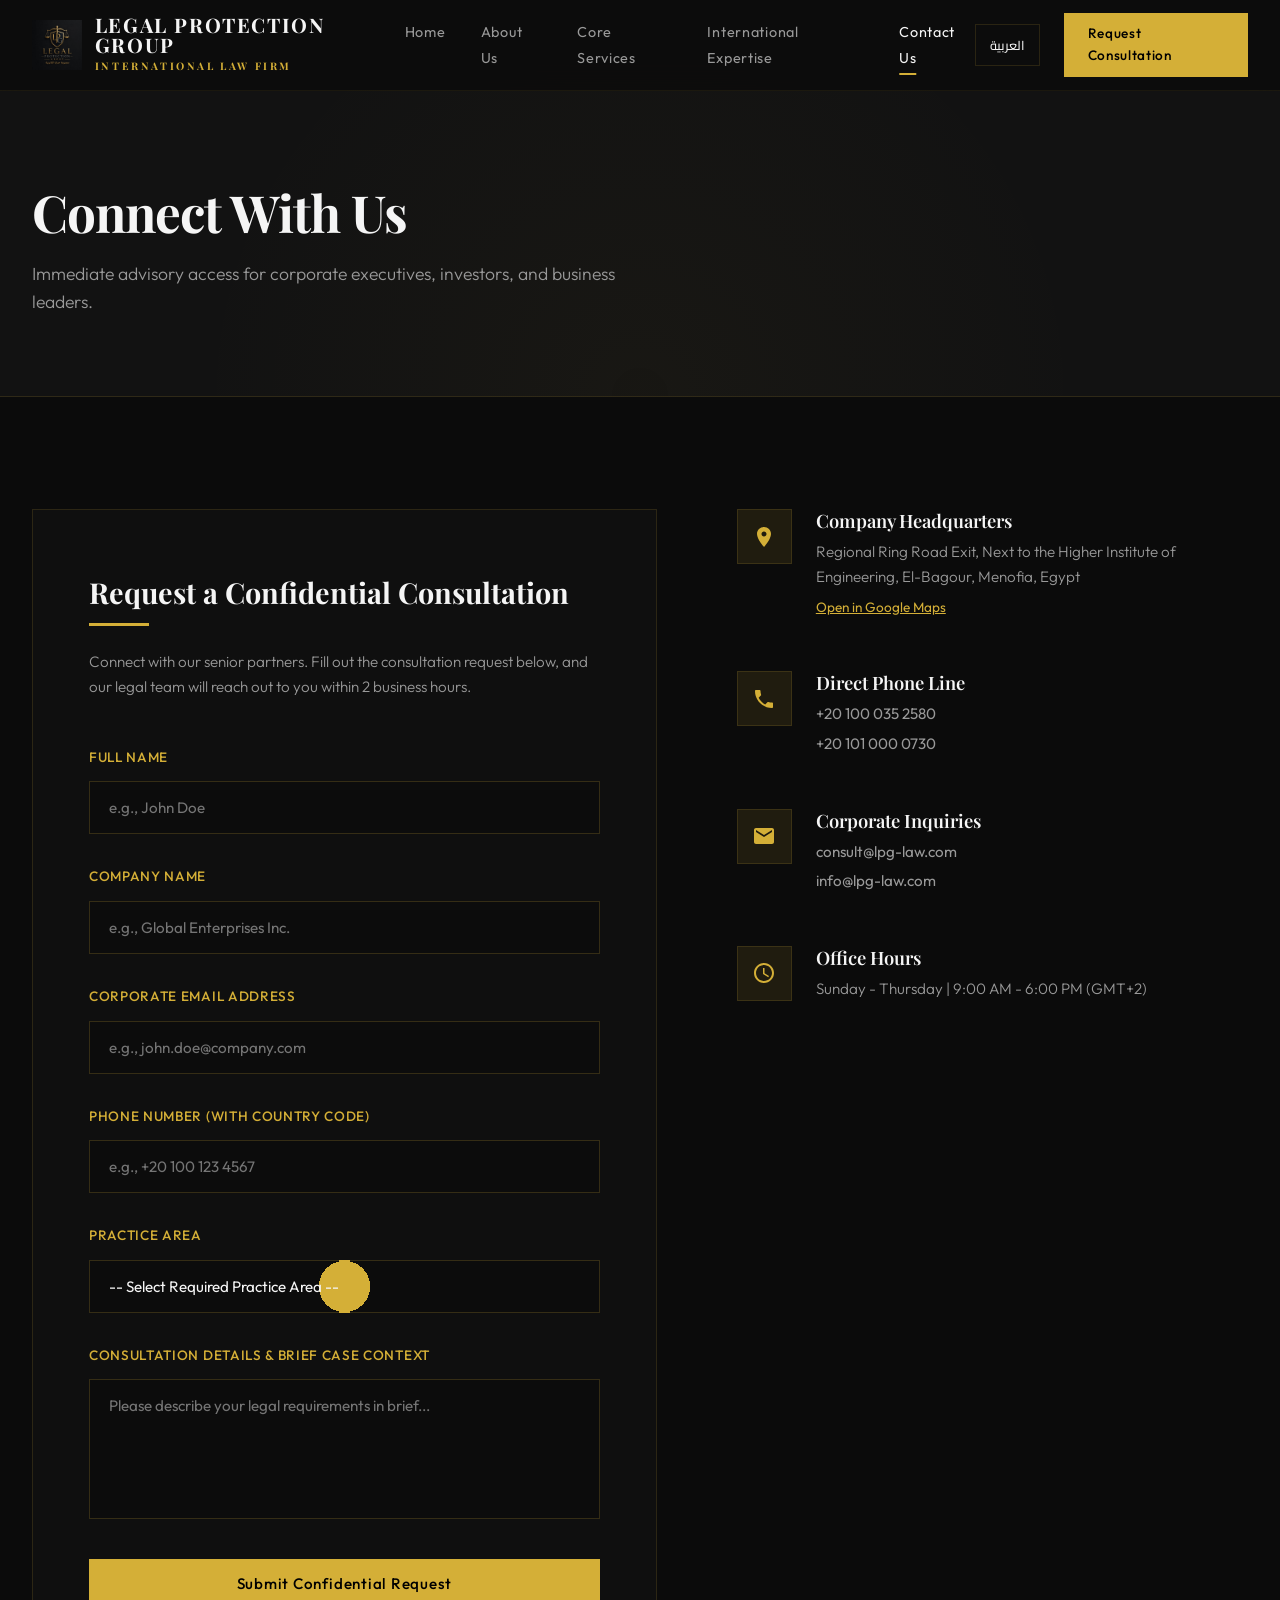
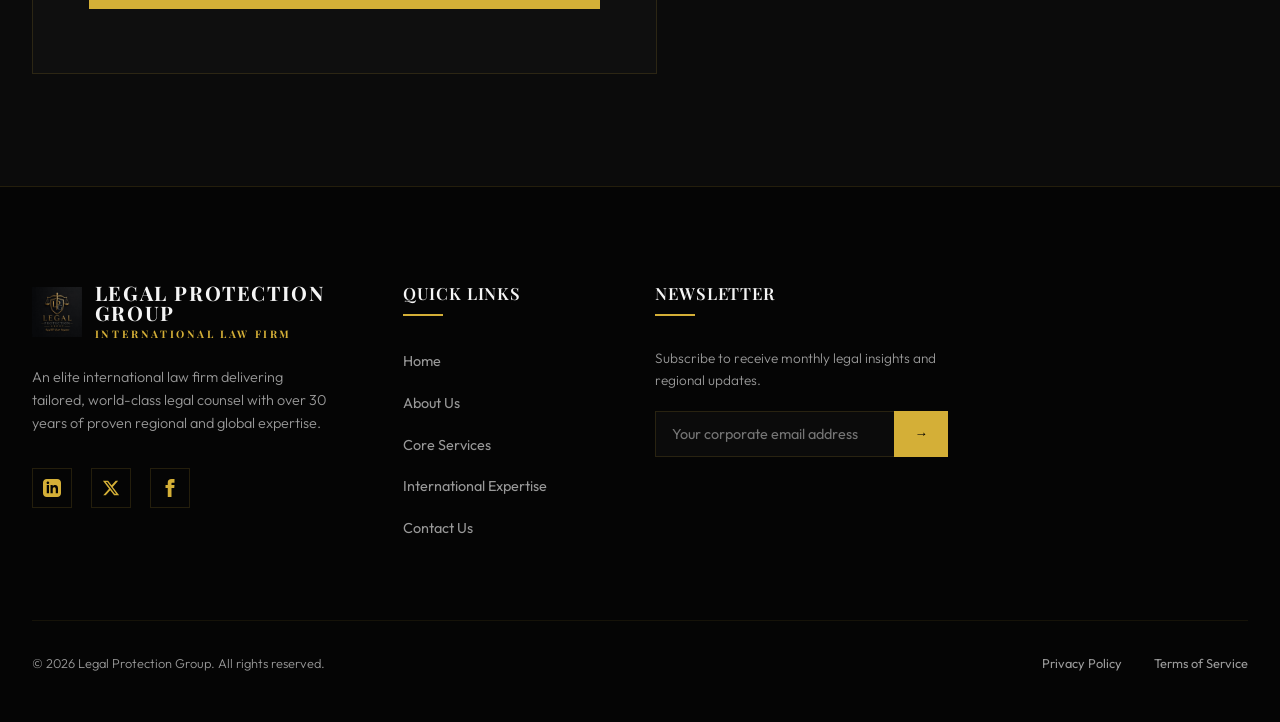
<file: contact.html>
<!DOCTYPE html>
<html lang="en" dir="ltr">
<head>
    <meta charset="UTF-8">
    <meta name="viewport" content="width=device-width, initial-scale=1.0">
    <title data-i18n="contact_hero_title">Connect With Us | LEGAL PROTECTION GROUP</title>
    <meta name="description" content="Get in touch with Legal Protection Group. Request a confidential consultation with our senior partners for corporate legal advice.">
    <!-- Performance: preconnect to Google Fonts -->
    <link rel="preconnect" href="https://fonts.googleapis.com">
    <link rel="preconnect" href="https://fonts.gstatic.com" crossorigin>
    <link rel="preload" as="style" href="https://fonts.googleapis.com/css2?family=Cairo:wght@300;400;500;600;700;800&family=Outfit:wght@300;400;500;600;700;900&family=Playfair+Display:ital,wght@0,400;0,600;0,700;1,400&display=swap">
    <link rel="stylesheet" href="https://fonts.googleapis.com/css2?family=Cairo:wght@300;400;500;600;700;800&family=Outfit:wght@300;400;500;600;700;900&family=Playfair+Display:ital,wght@0,400;0,600;0,700;1,400&display=swap" media="print" onload="this.media='all'">
    <noscript><link rel="stylesheet" href="https://fonts.googleapis.com/css2?family=Cairo:wght@300;400;500;600;700;800&family=Outfit:wght@300;400;500;600;700;900&family=Playfair+Display:ital,wght@0,400;0,600;0,700;1,400&display=swap"></noscript>
    <!-- Style Sheet -->
    <link rel="stylesheet" href="css/style.css">
</head>
<body>

    <!-- HEADER / NAVIGATION -->
    <header>
        <div class="container">
            <a href="index.html" class="logo">
                <img src="img/logo.jpg" alt="LPG Logo" class="logo-img" width="1024" height="1024">
                <div class="logo-text">
                    <span class="logo-title" data-i18n="brand_title">LEGAL PROTECTION GROUP</span>
                    <span class="logo-subtitle" data-i18n="brand_subtitle">INTERNATIONAL LAW FIRM</span>
                </div>
            </a>
            <nav id="main-nav">
                <ul class="nav-list">
                    <li><a href="index.html" class="nav-link" data-i18n="nav_home">Home</a></li>
                    <li><a href="about.html" class="nav-link" data-i18n="nav_about">About Us</a></li>
                    <li><a href="services.html" class="nav-link" data-i18n="nav_services">Core Services</a></li>
                    <li><a href="expertise.html" class="nav-link" data-i18n="nav_expertise">International Expertise</a></li>
                    <li><a href="contact.html" class="nav-link" data-i18n="nav_contact">Contact Us</a></li>
                </ul>
            </nav>
            <div class="nav-actions">
                <button id="lang-switcher" class="lang-switcher">العربية</button>
                <a href="contact.html" class="btn btn-solid" style="padding: 0.6rem 1.4rem; font-size: 0.85rem;" data-i18n="nav_cta">Request Consultation</a>
            </div>
            <button id="burger-menu" class="burger-menu" aria-label="Toggle Menu">
                <span></span>
                <span></span>
                <span></span>
            </button>
        </div>
    </header>

    <main>
        <!-- INNER PAGE HERO -->
        <section class="inner-hero">
            <div class="container">
                <h1 class="reveal" data-i18n="contact_hero_title">Connect With Us</h1>
                <p class="reveal" data-i18n="contact_hero_desc">Immediate advisory access for corporate executives, investors, and business leaders.</p>
            </div>
        </section>

        <!-- CONTACT DETAILS & FORM -->
        <section class="contact-section">
            <div class="container">
                <div class="contact-grid">
                    <!-- Glassmorphic Consultation Form -->
                    <div class="contact-card reveal">
                        <h2 data-i18n="contact_title" style="font-size: 1.8rem; margin-bottom: 1.5rem;">Request a Confidential Consultation</h2>
                        <p data-i18n="contact_desc" style="margin-bottom: 3rem;">Connect with our senior partners. Fill out the consultation request below, and our legal team will reach out to you within 2 business hours.</p>
                        
                        <form id="consultation-form">
                            <div class="form-group">
                                <label for="client-name" class="form-label" data-i18n="contact_form_name">Full Name</label>
                                <input type="text" id="client-name" class="form-control" data-i18n="contact_form_name_placeholder" placeholder="e.g., John Doe" required>
                            </div>
                            
                            <div class="form-group">
                                <label for="client-company" class="form-label" data-i18n="contact_form_company">Company Name</label>
                                <input type="text" id="client-company" class="form-control" data-i18n="contact_form_company_placeholder" placeholder="e.g., Global Enterprises Inc." required>
                            </div>
                            
                            <div class="form-group">
                                <label for="client-email" class="form-label" data-i18n="contact_form_email">Corporate Email Address</label>
                                <input type="email" id="client-email" class="form-control" data-i18n="contact_form_email_placeholder" placeholder="e.g., john.doe@company.com" required>
                            </div>
                            
                            <div class="form-group">
                                <label for="client-phone" class="form-label" data-i18n="contact_form_phone">Phone Number (with Country Code)</label>
                                <input type="tel" id="client-phone" class="form-control" data-i18n="contact_form_phone_placeholder" placeholder="e.g., +20 100 123 4567" required>
                            </div>
                            
                            <div class="form-group">
                                <label for="client-service" class="form-label" data-i18n="contact_form_service">Practice Area</label>
                                <select id="client-service" class="form-control" required style="appearance: none; -webkit-appearance: none; background-image: radial-gradient(circle, var(--color-gold) 10%, transparent 10%);">
                                    <option value="" disabled selected data-i18n="contact_form_service_select">-- Select Required Practice Area --</option>
                                </select>
                            </div>
                            
                            <div class="form-group">
                                <label for="client-message" class="form-label" data-i18n="contact_form_message">Consultation Details & Brief Case Context</label>
                                <textarea id="client-message" class="form-control" data-i18n="contact_form_message_placeholder" placeholder="Please describe your legal requirements in brief..." required></textarea>
                            </div>
                            
                            <button type="submit" class="btn btn-solid" style="width: 100%;" data-i18n="contact_form_submit">Submit Confidential Request</button>
                            
                            <div id="form-message" class="form-message"></div>
                        </form>
                    </div>
                    
                    <!-- Direct Info Column -->
                    <div class="info-column reveal">
                        <!-- Headquarters -->
                        <div class="info-item">
                            <div class="info-icon">
                                <svg viewBox="0 0 24 24"><path d="M12 2C8.13 2 5 5.13 5 9c0 5.25 7 13 7 13s7-7.75 7-13c0-3.87-3.13-7-7-7zm0 9.5c-1.38 0-2.5-1.12-2.5-2.5s1.12-2.5 2.5-2.5 2.5 1.12 2.5 2.5-1.12 2.5-2.5 2.5z"/></svg>
                            </div>
                            <div class="info-text">
                                <h3 data-i18n="contact_info_hq">Cairo Headquarters</h3>
                                <p data-i18n="contact_info_hq_address">12 El-Gezira Street, Zamalek, Cairo, Egypt</p>
                                <a href="https://maps.google.com/?q=%D9%86%D8%B2%D9%84%D8%A9+%D8%A7%D9%84%D8%A7%D9%82%D9%84%D9%8A%D9%85%D9%8A+%D8%A8%D8%AC%D9%88%D8%A7%D8%B1+%D8%A7%D9%84%D9%85%D8%B9%D9%87%D8%AF+%D8%A7%D9%84%D8%B9%D8%A7%D9%84%D9%89+%D9%84%D9%84%D9%87%D9%86%D8%AF%D8%B3%D8%A9+%D8%A7%D9%84%D8%A8%D8%A7%D8%AC%D9%88%D8%B1+%D8%A7%D9%84%D9%85%D9%86%D9%88%D9%81%D9%8A%D8%A9" target="_blank" style="color: var(--color-gold); font-size: 0.85rem; margin-top: 0.5rem; text-decoration: underline;">Open in Google Maps</a>
                            </div>
                        </div>
                        
                        <!-- Phones -->
                        <div class="info-item">
                            <div class="info-icon">
                                <svg viewBox="0 0 24 24"><path d="M6.62 10.79c1.44 2.83 3.76 5.14 6.59 6.59l2.2-2.2c.27-.27.67-.36 1.02-.24 1.12.37 2.33.57 3.57.57.55 0 1 .45 1 1V20c0 .55-.45 1-1 1-9.39 0-17-7.61-17-17 0-.55.45-1 1-1h3.5c.55 0 1 .45 1 1 0 1.25.2 2.45.57 3.57.11.35.03.74-.25 1.02l-2.2 2.2z"/></svg>
                            </div>
                            <div class="info-text">
                                <h3 data-i18n="contact_info_phone">Direct Phone Line</h3>
                                <a href="tel:+201000352580">+20 100 035 2580</a>
                                <a href="tel:+201010000730">+20 101 000 0730</a>
                            </div>
                        </div>
                        
                        <!-- Emails -->
                        <div class="info-item">
                            <div class="info-icon">
                                <svg viewBox="0 0 24 24"><path d="M20 4H4c-1.1 0-1.99.9-1.99 2L2 18c0 1.1.9 2 2 2h16c1.1 0 2-.9 2-2V6c0-1.1-.9-2-2-2zm0 4l-8 5-8-5V6l8 5 8-5v2z"/></svg>
                            </div>
                            <div class="info-text">
                                <h3 data-i18n="contact_info_email">Corporate Inquiries</h3>
                                 <a href="mailto:consult@lpg-law.com">consult@lpg-law.com</a>
                                 <a href="mailto:info@lpg-law.com">info@lpg-law.com</a>
                            </div>
                        </div>
                        
                        <!-- Working Hours -->
                        <div class="info-item">
                            <div class="info-icon">
                                <svg viewBox="0 0 24 24"><path d="M11.99 2C6.47 2 2 6.48 2 12s4.47 10 9.99 10C17.52 22 22 17.52 22 12S17.52 2 11.99 2zM12 20c-4.42 0-8-3.58-8-8s3.58-8 8-8 8 3.58 8 8-3.58 8-8 8zm.5-13H11v6l5.25 3.15.75-1.23-4.5-2.67V7z"/></svg>
                            </div>
                            <div class="info-text">
                                <h3 data-i18n="contact_info_hours">Office Hours</h3>
                                <p data-i18n="contact_info_hours_val">Sunday - Thursday | 9:00 AM - 6:00 PM (GMT+2)</p>
                            </div>
                        </div>
                    </div>
                </div>
            </div>
        </section>
    </main>

    <!-- FOOTER -->
    <footer>
        <div class="container">
            <div class="footer-grid">
                <div class="footer-col footer-brand">
                    <a href="index.html" class="logo" style="margin-bottom: 1.5rem;">
                        <img src="img/logo.jpg" alt="LPG Logo" class="logo-img" width="1024" height="1024">
                        <div class="logo-text">
                            <span class="logo-title" data-i18n="brand_title">LEGAL PROTECTION GROUP</span>
                            <span class="logo-subtitle" data-i18n="brand_subtitle">INTERNATIONAL LAW FIRM</span>
                        </div>
                    </a>
                    <p data-i18n="footer_desc">An elite international law firm delivering tailored, world-class legal counsel with over 30 years of proven regional and global expertise.</p>
                    <div class="social-links">
                        <a href="https://linkedin.com" target="_blank" class="social-btn" aria-label="LinkedIn">
                            <svg viewBox="0 0 24 24"><path d="M19 0h-14c-2.761 0-5 2.239-5 5v14c0 2.761 2.239 5 5 5h14c2.762 0 5-2.239 5-5v-14c0-2.761-2.238-5-5-5zm-11 19h-3v-11h3v11zm-1.5-12.268c-.966 0-1.75-.79-1.75-1.764s.784-1.764 1.75-1.764 1.75.79 1.75 1.764-.783 1.764-1.75 1.764zm13.5 12.268h-3v-5.604c0-3.368-4-3.113-4 0v5.604h-3v-11h3v1.765c1.396-2.586 7-2.777 7 2.476v6.759z"/></svg>
                        </a>
                        <a href="https://twitter.com" target="_blank" class="social-btn" aria-label="X (Twitter)">
                            <svg viewBox="0 0 24 24"><path d="M18.244 2.25h3.308l-7.227 8.26 8.502 11.24H16.17l-5.214-6.817L4.99 21.75H1.68l7.73-8.835L1.254 2.25H8.08l4.713 6.231zm-1.161 17.52h1.833L7.084 4.126H5.117z"/></svg>
                        </a>
                        <a href="https://www.facebook.com/share/1Ba8z8aNr7/" target="_blank" class="social-btn" aria-label="Facebook">
                            <svg viewBox="0 0 24 24"><path d="M9 8h-3v4h3v12h5v-12h3.642l.358-4h-4v-1.667c0-.955.192-1.333 1.115-1.333h2.885v-5h-3.808c-3.596 0-5.192 1.583-5.192 4.615v3.385z"/></svg>
                        </a>
                    </div>
                </div>
                <div class="footer-col">
                    <h4 data-i18n="footer_col_links">Quick Links</h4>
                    <ul class="footer-links">
                        <li><a href="index.html" data-i18n="nav_home">Home</a></li>
                        <li><a href="about.html" data-i18n="nav_about">About Us</a></li>
                        <li><a href="services.html" data-i18n="nav_services">Core Services</a></li>
                        <li><a href="expertise.html" data-i18n="nav_expertise">International Expertise</a></li>
                        <li><a href="contact.html" data-i18n="nav_contact">Contact Us</a></li>
                    </ul>
                </div>
                <div class="footer-col">
                    <h4 data-i18n="footer_newsletter_title">Newsletter</h4>
                    <p style="font-size: 0.85rem; margin-bottom: 1.2rem;" data-i18n="footer_newsletter_desc">Subscribe to receive monthly legal insights and regional updates.</p>
                    <form id="footer-newsletter" class="newsletter-form">
                        <div class="newsletter-input-group">
                            <input type="email" class="newsletter-input" data-i18n="footer_newsletter_placeholder" placeholder="Your corporate email address" required>
                            <button type="submit" class="newsletter-btn">→</button>
                        </div>
                    </form>
                </div>
            </div>
            <div class="footer-bottom">
                <p data-i18n="footer_copyright">© 2026 Legal Protection Group. All rights reserved.</p>
                <div class="footer-bottom-links">
                    <a href="#" data-i18n="footer_privacy">Privacy Policy</a>
                    <a href="#" data-i18n="footer_terms">Terms of Service</a>
                </div>
            </div>
        </div>
    </footer>

    <!-- Scripts -->
    <script src="js/translations.js" defer></script>
    <script src="js/main.js" defer></script>
</body>
</html>
</file>
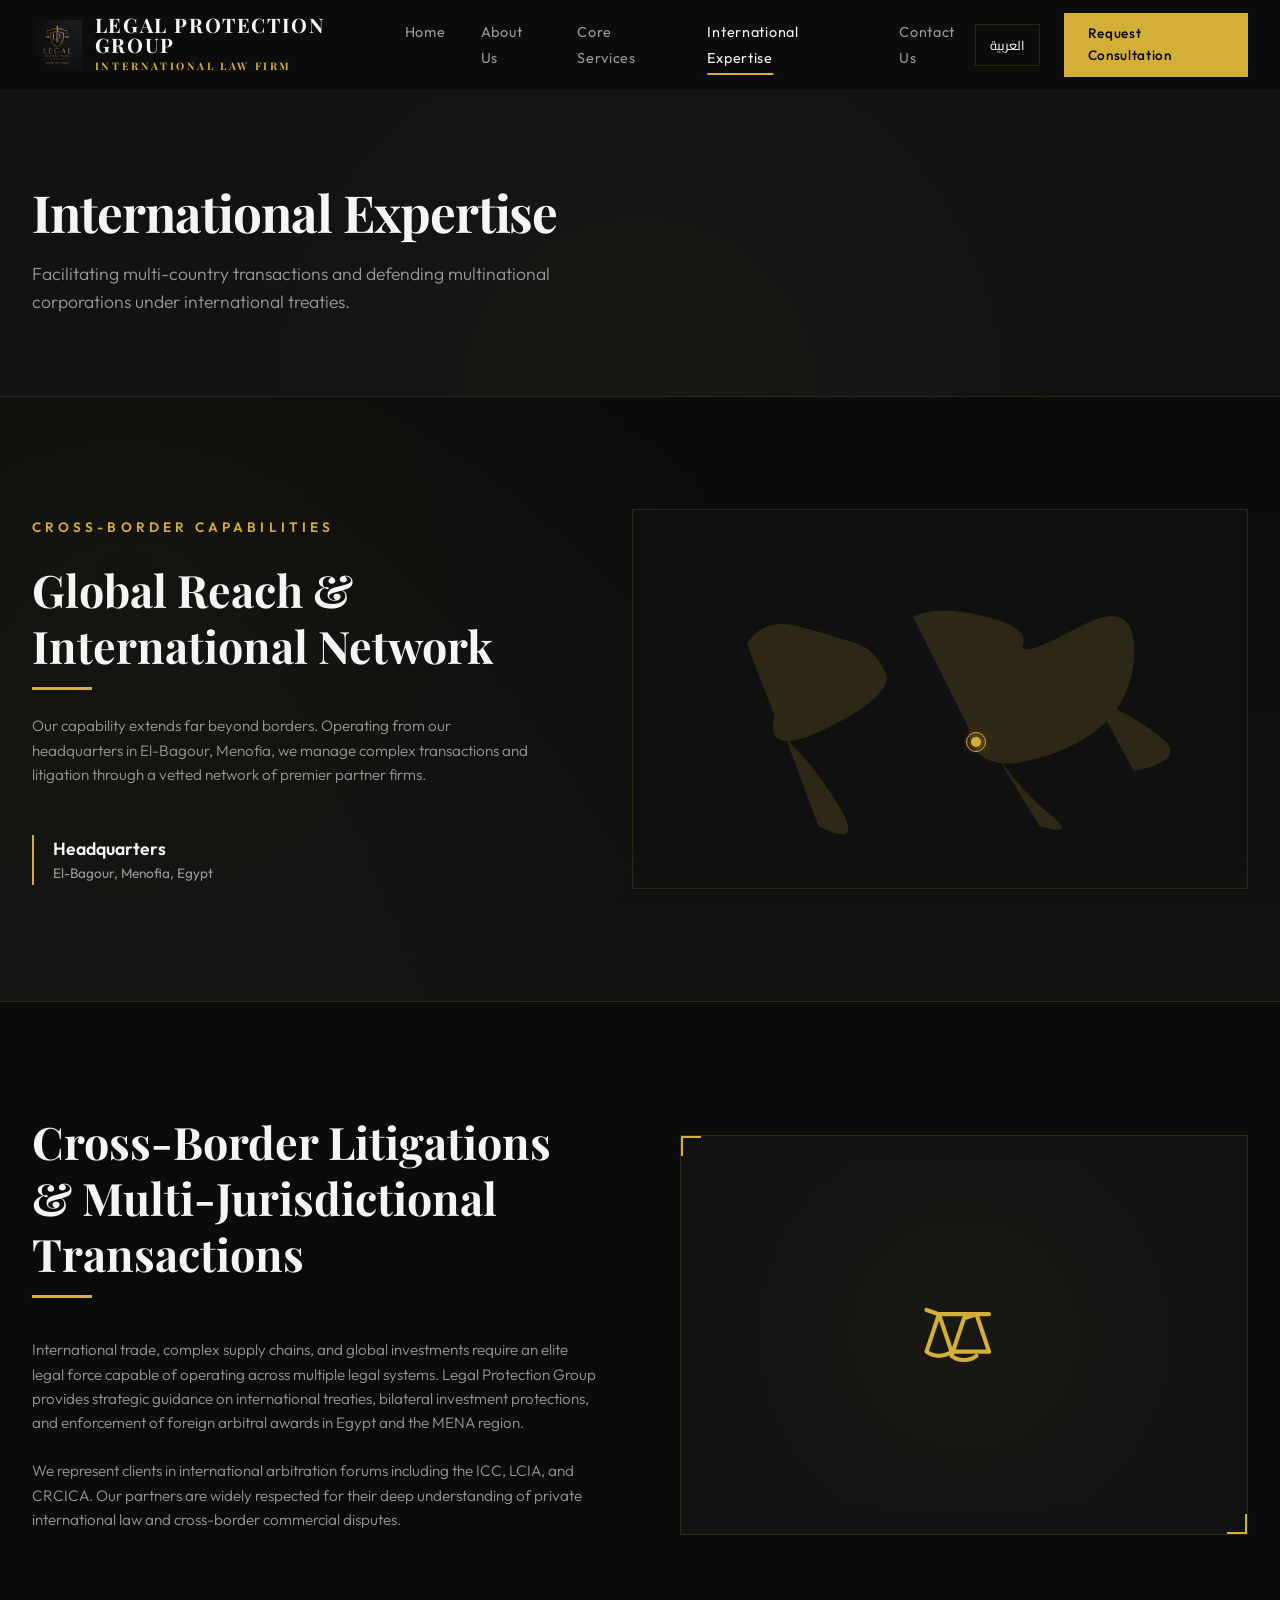
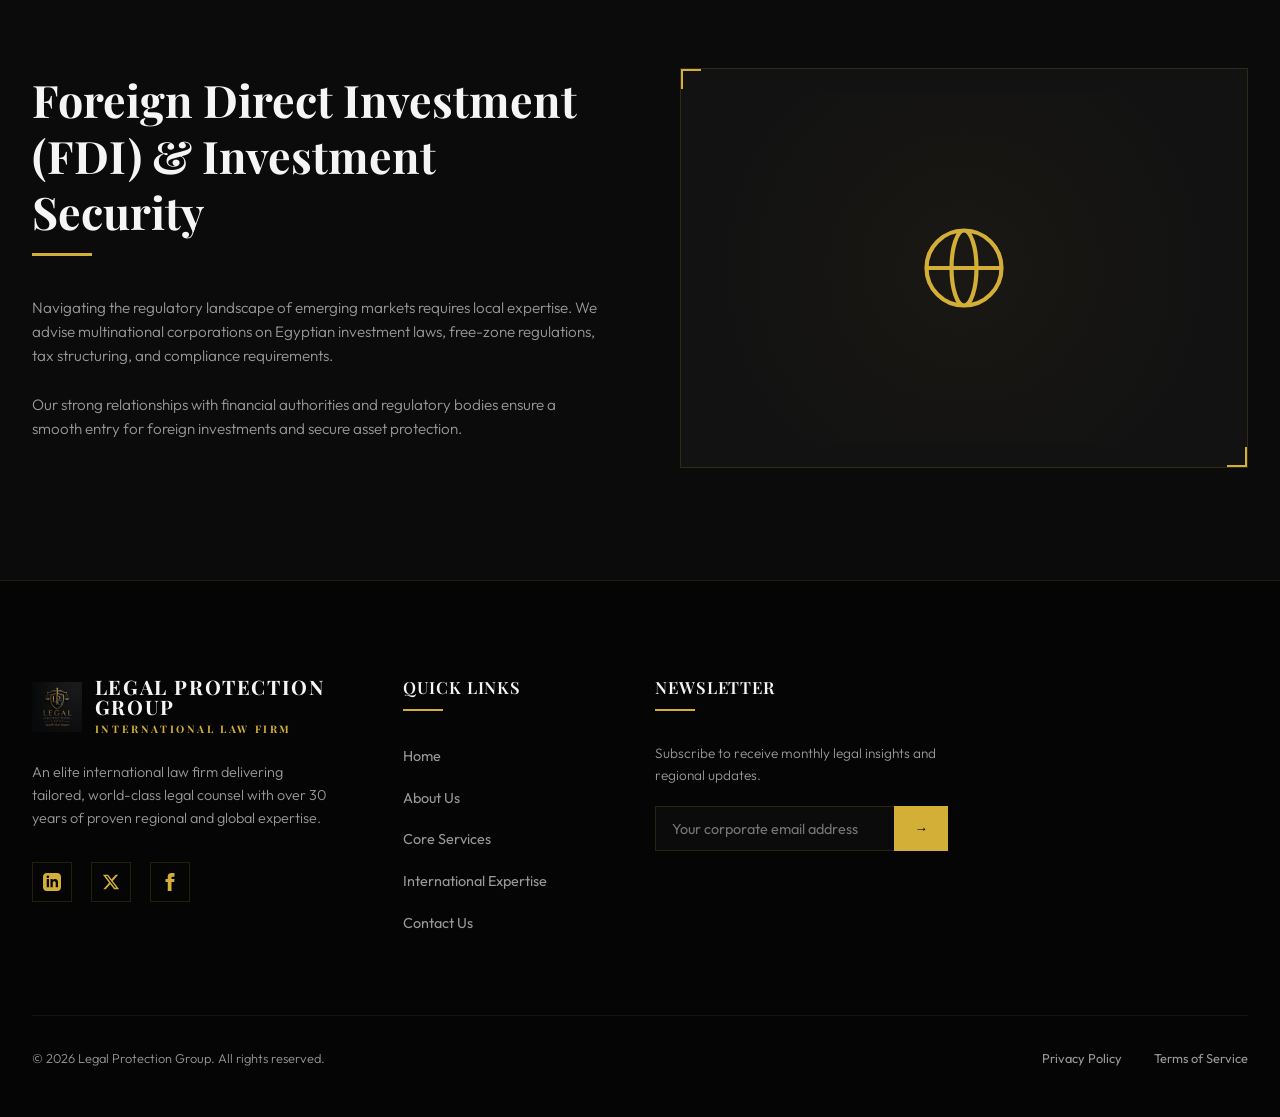
<file: expertise.html>
<!DOCTYPE html>
<html lang="en" dir="ltr">
<head>
    <meta charset="UTF-8">
    <meta name="viewport" content="width=device-width, initial-scale=1.0">
    <title data-i18n="expertise_hero_title">International Expertise | LEGAL PROTECTION GROUP</title>
    <meta name="description" content="Legal Protection Group law firm's international legal reach, including cross-border arbitration, FDI advisory, and regional MENA desk capabilities.">
    <!-- Performance: preconnect to Google Fonts -->
    <link rel="preconnect" href="https://fonts.googleapis.com">
    <link rel="preconnect" href="https://fonts.gstatic.com" crossorigin>
    <link rel="preload" as="style" href="https://fonts.googleapis.com/css2?family=Cairo:wght@300;400;500;600;700;800&family=Outfit:wght@300;400;500;600;700;900&family=Playfair+Display:ital,wght@0,400;0,600;0,700;1,400&display=swap">
    <link rel="stylesheet" href="https://fonts.googleapis.com/css2?family=Cairo:wght@300;400;500;600;700;800&family=Outfit:wght@300;400;500;600;700;900&family=Playfair+Display:ital,wght@0,400;0,600;0,700;1,400&display=swap" media="print" onload="this.media='all'">
    <noscript><link rel="stylesheet" href="https://fonts.googleapis.com/css2?family=Cairo:wght@300;400;500;600;700;800&family=Outfit:wght@300;400;500;600;700;900&family=Playfair+Display:ital,wght@0,400;0,600;0,700;1,400&display=swap"></noscript>
    <!-- Style Sheet -->
    <link rel="stylesheet" href="css/style.css">
</head>
<body>

    <!-- HEADER / NAVIGATION -->
    <header>
        <div class="container">
            <a href="index.html" class="logo">
                <img src="img/logo.jpg" alt="LPG Logo" class="logo-img" width="1024" height="1024">
                <div class="logo-text">
                    <span class="logo-title" data-i18n="brand_title">LEGAL PROTECTION GROUP</span>
                    <span class="logo-subtitle" data-i18n="brand_subtitle">INTERNATIONAL LAW FIRM</span>
                </div>
            </a>
            <nav id="main-nav">
                <ul class="nav-list">
                    <li><a href="index.html" class="nav-link" data-i18n="nav_home">Home</a></li>
                    <li><a href="about.html" class="nav-link" data-i18n="nav_about">About Us</a></li>
                    <li><a href="services.html" class="nav-link" data-i18n="nav_services">Core Services</a></li>
                    <li><a href="expertise.html" class="nav-link" data-i18n="nav_expertise">International Expertise</a></li>
                    <li><a href="contact.html" class="nav-link" data-i18n="nav_contact">Contact Us</a></li>
                </ul>
            </nav>
            <div class="nav-actions">
                <button id="lang-switcher" class="lang-switcher">العربية</button>
                <a href="contact.html" class="btn btn-solid" style="padding: 0.6rem 1.4rem; font-size: 0.85rem;" data-i18n="nav_cta">Request Consultation</a>
            </div>
            <button id="burger-menu" class="burger-menu" aria-label="Toggle Menu">
                <span></span>
                <span></span>
                <span></span>
            </button>
        </div>
    </header>

    <main>
        <!-- INNER PAGE HERO -->
        <section class="inner-hero">
            <div class="container">
                <h1 class="reveal" data-i18n="expertise_hero_title">International Expertise</h1>
                <p class="reveal" data-i18n="expertise_hero_desc">Facilitating multi-country transactions and defending multinational corporations under international treaties.</p>
            </div>
        </section>

        <!-- GLOBAL NETWORK MAP LAYOUT -->
        <section class="global-reach" style="border-bottom: 1px solid var(--border-glass);">
            <div class="container">
                <div class="global-layout">
                    <div class="global-info reveal">
                        <span class="hero-tag" data-i18n="global_tag">Cross-Border Capabilities</span>
                        <h2 data-i18n="global_title">Global Reach & International Network</h2>
                        <p data-i18n="global_desc">Our capability extends far beyond borders. Operating from Cairo, we manage complex cross-border transactions and litigation through a vetted network of premier international partner firms in major financial hubs.</p>
                        
                        <div class="global-hubs">
                            <div class="hub-item">
                                <div class="hub-name" data-i18n="global_hub_menofia">Headquarters</div>
                                <div class="hub-desc" data-i18n="global_hub_menofia_desc">El-Bagour, Menofia, Egypt</div>
                            </div>
                        </div>
                    </div>
                    
                    <div class="global-map-placeholder reveal">
                        <svg viewBox="0 0 1000 500" xmlns="http://www.w3.org/2000/svg">
                            <path d="M150,150 Q180,100 250,120 T350,150 T400,200 T300,300 T200,280 Z" />
                            <path d="M450,100 Q500,80 580,100 T650,150 T750,120 T850,180 T700,350 T550,300 Z" />
                            <path d="M220,320 Q280,380 320,450 T280,480 Z" />
                            <path d="M600,350 Q650,420 700,460 T680,480 Z" />
                            <path d="M780,250 Q850,280 900,320 T850,380 Z" />
                        </svg>
                        
                        <div class="map-pulse map-pulse-hq"></div>
                    </div>
                </div>
            </div>
        </section>

        <!-- DETAILED EXPERTISE DETAILS -->
        <section class="expertise-detail">
            <div class="container">
                <div class="about-split" style="margin-bottom: 7rem;">
                    <div class="about-content reveal">
                        <h2 data-i18n="expertise_sec1_title">Cross-Border Litigations & Multi-Jurisdictional Transactions</h2>
                        <p data-i18n="expertise_sec1_desc1">International trade, complex supply chains, and global investments require an elite legal force capable of operating across multiple legal systems. Legal Protection Group provides strategic guidance on international treaties, bilateral investment protections, and enforcement of foreign arbitral awards in Egypt and the MENA region.</p>
                        <p data-i18n="expertise_sec1_desc2">We represent clients in international arbitration forums including the ICC, LCIA, and CRCICA. Our partners are widely respected for their deep understanding of private international law and cross-border commercial disputes.</p>
                    </div>
                    <div class="about-img-frame reveal" style="border-color: rgba(212, 175, 55, 0.15); background-color: var(--bg-secondary);">
                        <!-- SVG Scale Icon for legal balance representation -->
                        <div class="about-image" style="background: radial-gradient(circle, rgba(212, 175, 55, 0.04) 0%, transparent 80%); display: flex; align-items: center; justify-content: center; height: 350px;">
                            <svg viewBox="0 0 24 24" fill="none" stroke="#D4AF37" stroke-width="1" style="width: 100px; height: 100px;">
                                <path stroke-linecap="round" stroke-linejoin="round" d="M3 6l3 1m0 0l-3 9a5.002 5.002 0 006.001 0M6 7l3 9M6 7h12m-3 0l-3 1m0 0l-3 9a5.002 5.002 0 006.001 0M15 7l3 9m-3-9h3m-9 9h9" />
                            </svg>
                        </div>
                    </div>
                </div>

                <div class="about-split">
                    <div class="about-img-frame reveal" style="order: 2;">
                        <div class="about-image" style="background: radial-gradient(circle, rgba(212, 175, 55, 0.04) 0%, transparent 80%); display: flex; align-items: center; justify-content: center; height: 350px;">
                            <svg viewBox="0 0 24 24" fill="none" stroke="#D4AF37" stroke-width="1" style="width: 100px; height: 100px;">
                                <path stroke-linecap="round" stroke-linejoin="round" d="M21 12a9 9 0 01-9 9m9-9a9 9 0 00-9-9m9 9H3m9 9a9 9 0 01-9-9m9 9c1.657 0 3-4.03 3-9s-1.343-9-3-9m0 18c-1.657 0-3-4.03-3-9s1.343-9 3-9m-9 9a9 9 0 019-9" />
                            </svg>
                        </div>
                    </div>
                    <div class="about-content reveal" style="order: 1;">
                        <h2 data-i18n="expertise_sec2_title">Foreign Direct Investment (FDI) & Investment Security</h2>
                        <p data-i18n="expertise_sec2_desc1">Navigating the regulatory landscape of emerging markets requires local expertise. We advise multinational corporations on Egyptian investment laws, free-zone regulations, tax structuring, and compliance requirements.</p>
                        <p data-i18n="expertise_sec2_desc2">Our strong relationships with financial authorities and regulatory bodies ensure a smooth entry for foreign investments and secure asset protection.</p>
                    </div>
                </div>
            </div>
        </section>
    </main>

    <!-- FOOTER -->
    <footer>
        <div class="container">
            <div class="footer-grid">
                <div class="footer-col footer-brand">
                    <a href="index.html" class="logo" style="margin-bottom: 1.5rem;">
                        <img src="img/logo.jpg" alt="LPG Logo" class="logo-img" width="1024" height="1024">
                        <div class="logo-text">
                            <span class="logo-title" data-i18n="brand_title">LEGAL PROTECTION GROUP</span>
                            <span class="logo-subtitle" data-i18n="brand_subtitle">INTERNATIONAL LAW FIRM</span>
                        </div>
                    </a>
                    <p data-i18n="footer_desc">An elite international law firm delivering tailored, world-class legal counsel with over 30 years of proven regional and global expertise.</p>
                    <div class="social-links">
                        <a href="https://linkedin.com" target="_blank" class="social-btn" aria-label="LinkedIn">
                            <svg viewBox="0 0 24 24"><path d="M19 0h-14c-2.761 0-5 2.239-5 5v14c0 2.761 2.239 5 5 5h14c2.762 0 5-2.239 5-5v-14c0-2.761-2.238-5-5-5zm-11 19h-3v-11h3v11zm-1.5-12.268c-.966 0-1.75-.79-1.75-1.764s.784-1.764 1.75-1.764 1.75.79 1.75 1.764-.783 1.764-1.75 1.764zm13.5 12.268h-3v-5.604c0-3.368-4-3.113-4 0v5.604h-3v-11h3v1.765c1.396-2.586 7-2.777 7 2.476v6.759z"/></svg>
                        </a>
                        <a href="https://twitter.com" target="_blank" class="social-btn" aria-label="X (Twitter)">
                            <svg viewBox="0 0 24 24"><path d="M18.244 2.25h3.308l-7.227 8.26 8.502 11.24H16.17l-5.214-6.817L4.99 21.75H1.68l7.73-8.835L1.254 2.25H8.08l4.713 6.231zm-1.161 17.52h1.833L7.084 4.126H5.117z"/></svg>
                        </a>
                        <a href="https://www.facebook.com/share/1Ba8z8aNr7/" target="_blank" class="social-btn" aria-label="Facebook">
                            <svg viewBox="0 0 24 24"><path d="M9 8h-3v4h3v12h5v-12h3.642l.358-4h-4v-1.667c0-.955.192-1.333 1.115-1.333h2.885v-5h-3.808c-3.596 0-5.192 1.583-5.192 4.615v3.385z"/></svg>
                        </a>
                    </div>
                </div>
                <div class="footer-col">
                    <h4 data-i18n="footer_col_links">Quick Links</h4>
                    <ul class="footer-links">
                        <li><a href="index.html" data-i18n="nav_home">Home</a></li>
                        <li><a href="about.html" data-i18n="nav_about">About Us</a></li>
                        <li><a href="services.html" data-i18n="nav_services">Core Services</a></li>
                        <li><a href="expertise.html" data-i18n="nav_expertise">International Expertise</a></li>
                        <li><a href="contact.html" data-i18n="nav_contact">Contact Us</a></li>
                    </ul>
                </div>
                <div class="footer-col">
                    <h4 data-i18n="footer_newsletter_title">Newsletter</h4>
                    <p style="font-size: 0.85rem; margin-bottom: 1.2rem;" data-i18n="footer_newsletter_desc">Subscribe to receive monthly legal insights and regional updates.</p>
                    <form id="footer-newsletter" class="newsletter-form">
                        <div class="newsletter-input-group">
                            <input type="email" class="newsletter-input" data-i18n="footer_newsletter_placeholder" placeholder="Your corporate email address" required>
                            <button type="submit" class="newsletter-btn">→</button>
                        </div>
                    </form>
                </div>
            </div>
            <div class="footer-bottom">
                <p data-i18n="footer_copyright">© 2026 Legal Protection Group. All rights reserved.</p>
                <div class="footer-bottom-links">
                    <a href="#" data-i18n="footer_privacy">Privacy Policy</a>
                    <a href="#" data-i18n="footer_terms">Terms of Service</a>
                </div>
            </div>
        </div>
    </footer>

    <!-- Scripts -->
    <script src="js/translations.js" defer></script>
    <script src="js/main.js" defer></script>
</body>
</html>
</file>
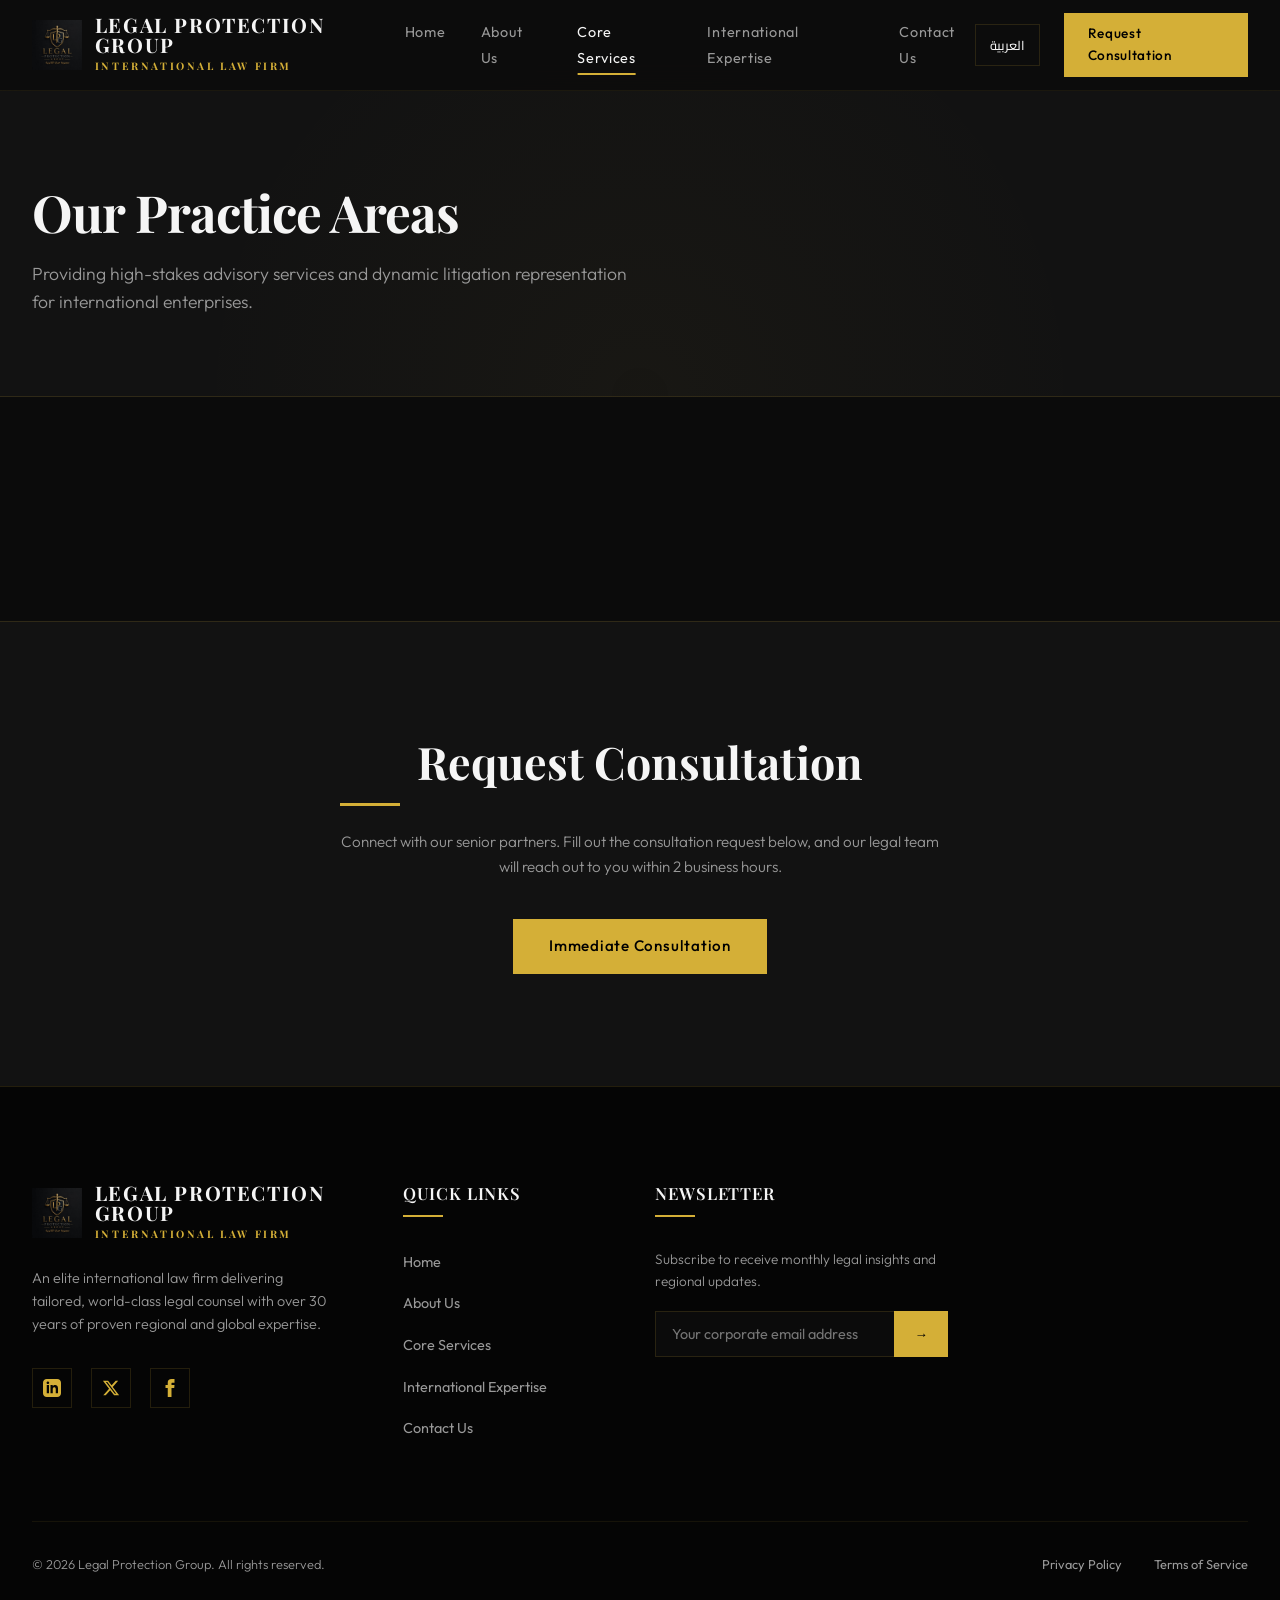
<file: services.html>
<!DOCTYPE html>
<html lang="en" dir="ltr">
<head>
    <meta charset="UTF-8">
    <meta name="viewport" content="width=device-width, initial-scale=1.0">
    <title data-i18n="services_hero_title">Our Practice Areas | LEGAL PROTECTION GROUP</title>
    <meta name="description" content="Explore Legal Protection Group law firm's practice areas including corporate law, mergers & acquisitions, arbitration, finance, and real estate.">
    <!-- Performance: preconnect to Google Fonts -->
    <link rel="preconnect" href="https://fonts.googleapis.com">
    <link rel="preconnect" href="https://fonts.gstatic.com" crossorigin>
    <link rel="preload" as="style" href="https://fonts.googleapis.com/css2?family=Cairo:wght@300;400;500;600;700;800&family=Outfit:wght@300;400;500;600;700;900&family=Playfair+Display:ital,wght@0,400;0,600;0,700;1,400&display=swap">
    <link rel="stylesheet" href="https://fonts.googleapis.com/css2?family=Cairo:wght@300;400;500;600;700;800&family=Outfit:wght@300;400;500;600;700;900&family=Playfair+Display:ital,wght@0,400;0,600;0,700;1,400&display=swap" media="print" onload="this.media='all'">
    <noscript><link rel="stylesheet" href="https://fonts.googleapis.com/css2?family=Cairo:wght@300;400;500;600;700;800&family=Outfit:wght@300;400;500;600;700;900&family=Playfair+Display:ital,wght@0,400;0,600;0,700;1,400&display=swap"></noscript>
    <!-- Style Sheet -->
    <link rel="stylesheet" href="css/style.css">
</head>
<body>

    <!-- HEADER / NAVIGATION -->
    <header>
        <div class="container">
            <a href="index.html" class="logo">
                <img src="img/logo.jpg" alt="LPG Logo" class="logo-img" width="1024" height="1024">
                <div class="logo-text">
                    <span class="logo-title" data-i18n="brand_title">LEGAL PROTECTION GROUP</span>
                    <span class="logo-subtitle" data-i18n="brand_subtitle">INTERNATIONAL LAW FIRM</span>
                </div>
            </a>
            <nav id="main-nav">
                <ul class="nav-list">
                    <li><a href="index.html" class="nav-link" data-i18n="nav_home">Home</a></li>
                    <li><a href="about.html" class="nav-link" data-i18n="nav_about">About Us</a></li>
                    <li><a href="services.html" class="nav-link" data-i18n="nav_services">Core Services</a></li>
                    <li><a href="expertise.html" class="nav-link" data-i18n="nav_expertise">International Expertise</a></li>
                    <li><a href="contact.html" class="nav-link" data-i18n="nav_contact">Contact Us</a></li>
                </ul>
            </nav>
            <div class="nav-actions">
                <button id="lang-switcher" class="lang-switcher">العربية</button>
                <a href="contact.html" class="btn btn-solid" style="padding: 0.6rem 1.4rem; font-size: 0.85rem;" data-i18n="nav_cta">Request Consultation</a>
            </div>
            <button id="burger-menu" class="burger-menu" aria-label="Toggle Menu">
                <span></span>
                <span></span>
                <span></span>
            </button>
        </div>
    </header>

    <main>
        <!-- INNER PAGE HERO -->
        <section class="inner-hero">
            <div class="container">
                <h1 class="reveal" data-i18n="services_hero_title">Our Practice Areas</h1>
                <p class="reveal" data-i18n="services_hero_desc">Providing high-stakes advisory services and dynamic litigation representation for international enterprises.</p>
            </div>
        </section>

        <!-- SERVICES DETAILED GRID -->
        <section class="services-detail">
            <div class="container">
                <div class="services-grid">
                    <!-- Services content removed. -->
                </div>
            </div>
        </section>

        <!-- CTA SECTION FOR SERVICES -->
        <section class="services-cta" style="background-color: var(--bg-secondary); border-top: 1px solid var(--border-glass);">
            <div class="container" style="text-align: center;">
                <div class="reveal" style="max-width: 600px; margin: 0 auto;">
                    <h2 data-i18n="nav_cta" style="margin-bottom: 1.5rem;">Request Consultation</h2>
                    <p data-i18n="contact_desc" style="margin-bottom: 2.5rem;">Connect with our senior partners. Fill out the consultation request below, and our legal team will reach out to you within 2 business hours.</p>
                    <a href="contact.html" class="btn btn-solid" data-i18n="hero_cta_solid">Immediate Consultation</a>
                </div>
            </div>
        </section>
    </main>

    <!-- FOOTER -->
    <footer>
        <div class="container">
            <div class="footer-grid">
                <div class="footer-col footer-brand">
                    <a href="index.html" class="logo" style="margin-bottom: 1.5rem;">
                        <img src="img/logo.jpg" alt="LPG Logo" class="logo-img" width="1024" height="1024">
                        <div class="logo-text">
                            <span class="logo-title" data-i18n="brand_title">LEGAL PROTECTION GROUP</span>
                            <span class="logo-subtitle" data-i18n="brand_subtitle">INTERNATIONAL LAW FIRM</span>
                        </div>
                    </a>
                    <p data-i18n="footer_desc">An elite international law firm delivering tailored, world-class legal counsel with over 30 years of proven regional and global expertise.</p>
                    <div class="social-links">
                        <a href="https://linkedin.com" target="_blank" class="social-btn" aria-label="LinkedIn">
                            <svg viewBox="0 0 24 24"><path d="M19 0h-14c-2.761 0-5 2.239-5 5v14c0 2.761 2.239 5 5 5h14c2.762 0 5-2.239 5-5v-14c0-2.761-2.238-5-5-5zm-11 19h-3v-11h3v11zm-1.5-12.268c-.966 0-1.75-.79-1.75-1.764s.784-1.764 1.75-1.764 1.75.79 1.75 1.764-.783 1.764-1.75 1.764zm13.5 12.268h-3v-5.604c0-3.368-4-3.113-4 0v5.604h-3v-11h3v1.765c1.396-2.586 7-2.777 7 2.476v6.759z"/></svg>
                        </a>
                        <a href="https://twitter.com" target="_blank" class="social-btn" aria-label="X (Twitter)">
                            <svg viewBox="0 0 24 24"><path d="M18.244 2.25h3.308l-7.227 8.26 8.502 11.24H16.17l-5.214-6.817L4.99 21.75H1.68l7.73-8.835L1.254 2.25H8.08l4.713 6.231zm-1.161 17.52h1.833L7.084 4.126H5.117z"/></svg>
                        </a>
                        <a href="https://www.facebook.com/share/1Ba8z8aNr7/" target="_blank" class="social-btn" aria-label="Facebook">
                            <svg viewBox="0 0 24 24"><path d="M9 8h-3v4h3v12h5v-12h3.642l.358-4h-4v-1.667c0-.955.192-1.333 1.115-1.333h2.885v-5h-3.808c-3.596 0-5.192 1.583-5.192 4.615v3.385z"/></svg>
                        </a>
                    </div>
                </div>
                <div class="footer-col">
                    <h4 data-i18n="footer_col_links">Quick Links</h4>
                    <ul class="footer-links">
                        <li><a href="index.html" data-i18n="nav_home">Home</a></li>
                        <li><a href="about.html" data-i18n="nav_about">About Us</a></li>
                        <li><a href="services.html" data-i18n="nav_services">Core Services</a></li>
                        <li><a href="expertise.html" data-i18n="nav_expertise">International Expertise</a></li>
                        <li><a href="contact.html" data-i18n="nav_contact">Contact Us</a></li>
                    </ul>
                </div>
                <div class="footer-col">
                    <h4 data-i18n="footer_newsletter_title">Newsletter</h4>
                    <p style="font-size: 0.85rem; margin-bottom: 1.2rem;" data-i18n="footer_newsletter_desc">Subscribe to receive monthly legal insights and regional updates.</p>
                    <form id="footer-newsletter" class="newsletter-form">
                        <div class="newsletter-input-group">
                            <input type="email" class="newsletter-input" data-i18n="footer_newsletter_placeholder" placeholder="Your corporate email address" required>
                            <button type="submit" class="newsletter-btn">→</button>
                        </div>
                    </form>
                </div>
            </div>
            <div class="footer-bottom">
                <p data-i18n="footer_copyright">© 2026 Legal Protection Group. All rights reserved.</p>
                <div class="footer-bottom-links">
                    <a href="#" data-i18n="footer_privacy">Privacy Policy</a>
                    <a href="#" data-i18n="footer_terms">Terms of Service</a>
                </div>
            </div>
        </div>
    </footer>

    <!-- Scripts -->
    <script src="js/translations.js" defer></script>
    <script src="js/main.js" defer></script>
</body>
</html>
</file>
<file: css/style.css>
/* BRAND IDENTITY & DESIGN TOKENS */
:root {
    --bg-primary: #0B0B0B;
    --bg-secondary: #121212;
    --bg-tertiary: #1A1A1A;
    --color-gold: #D4AF37;
    --color-gold-hover: #C5A059;
    --color-gold-light: rgba(212, 175, 55, 0.1);
    --color-gold-glow: rgba(212, 175, 55, 0.25);
    --text-primary: #F5F5F5;
    --text-muted: #999999;
    --border-glass: rgba(212, 175, 55, 0.15);
    --bg-glass: rgba(18, 18, 18, 0.7);
    --blur-radius: 16px;
    --transition-smooth: all 0.4s cubic-bezier(0.16, 1, 0.3, 1);
    
    /* Fonts default to English */
    --font-heading: 'Playfair Display', 'Cairo', serif;
    --font-body: 'Outfit', 'Cairo', sans-serif;
    --font-arabic: 'Cairo', sans-serif;
}

/* LANG SPECIFIC SYSTEM */
[dir="rtl"] {
    --font-heading: 'Cairo', sans-serif;
    --font-body: 'Cairo', sans-serif;
}

/* CSS RESET & GENERAL STYLES */
*, *::before, *::after {
    box-sizing: border-box;
    margin: 0;
    padding: 0;
}

html {
    scroll-behavior: smooth;
    font-size: 16px;
}

body {
    background-color: var(--bg-primary);
    color: var(--text-primary);
    font-family: var(--font-body);
    line-height: 1.6;
    overflow-x: hidden;
    -webkit-font-smoothing: antialiased;
}

/* CUSTOM SCROLLBAR */
::-webkit-scrollbar {
    width: 8px;
}
::-webkit-scrollbar-track {
    background: var(--bg-primary);
}
::-webkit-scrollbar-thumb {
    background: var(--color-gold-light);
    border: 1px solid var(--border-glass);
    border-radius: 4px;
}
::-webkit-scrollbar-thumb:hover {
    background: var(--color-gold);
}

/* TYPOGRAPHY */
h1, h2, h3, h4, h5, h6 {
    font-family: var(--font-heading);
    font-weight: 700;
    color: var(--text-primary);
    line-height: 1.25;
}

h1 {
    font-size: clamp(2.5rem, 5vw, 4.5rem);
    letter-spacing: -0.02em;
}

h2 {
    font-size: clamp(1.8rem, 3.5vw, 2.8rem);
    margin-bottom: 1.5rem;
    position: relative;
    padding-bottom: 1rem;
}

h2::after {
    content: '';
    position: absolute;
    bottom: 0;
    left: 0;
    width: 60px;
    height: 3px;
    background-color: var(--color-gold);
    transition: var(--transition-smooth);
}

[dir="rtl"] h2::after {
    left: auto;
    right: 0;
}

h3 {
    font-size: clamp(1.3rem, 2vw, 1.8rem);
    margin-bottom: 1rem;
}

p {
    color: var(--text-muted);
    font-size: clamp(0.95rem, 1.1vw, 1.15rem);
    font-weight: 300;
    margin-bottom: 1.5rem;
}

a {
    color: inherit;
    text-decoration: none;
    transition: var(--transition-smooth);
}

/* CORE CONTAINERS & SECTIONS */
.container {
    width: 100%;
    max-width: 1300px;
    margin: 0 auto;
    padding: 0 2rem;
}

section {
    padding: 7rem 0;
    position: relative;
}

.section-header {
    text-align: center;
    max-width: 700px;
    margin: 0 auto 5rem auto;
}

.section-header h2::after {
    left: 50%;
    transform: translateX(-50%);
}

.section-header p {
    margin-top: 1rem;
}

/* BUTTONS & CTA */
.btn {
    display: inline-flex;
    align-items: center;
    justify-content: center;
    padding: 0.9rem 2.2rem;
    font-family: var(--font-body);
    font-weight: 500;
    font-size: 0.95rem;
    letter-spacing: 0.05em;
    border-radius: 0;
    cursor: pointer;
    transition: var(--transition-smooth);
    position: relative;
    overflow: hidden;
    z-index: 1;
}

.btn-solid {
    background-color: var(--color-gold);
    color: #000;
    border: 1px solid var(--color-gold);
}

.btn-solid::before {
    content: '';
    position: absolute;
    top: 0;
    left: -100%;
    width: 100%;
    height: 100%;
    background: linear-gradient(90deg, transparent, rgba(255, 255, 255, 0.2), transparent);
    transition: 0.5s;
    z-index: -1;
}

.btn-solid:hover::before {
    left: 100%;
}

.btn-solid:hover {
    background-color: var(--color-gold-hover);
    border-color: var(--color-gold-hover);
    box-shadow: 0 0 15px var(--color-gold-glow);
}

.btn-outline {
    background-color: transparent;
    color: var(--color-gold);
    border: 1px solid var(--color-gold);
}

.btn-outline:hover {
    background-color: var(--color-gold);
    color: #000;
    box-shadow: 0 0 15px var(--color-gold-glow);
}

.btn-group {
    display: flex;
    gap: 1.5rem;
    flex-wrap: wrap;
}

/* HEADER & NAVIGATION */
header {
    position: fixed;
    top: 0;
    left: 0;
    width: 100%;
    z-index: 1000;
    background-color: rgba(11, 11, 11, 0.75);
    backdrop-filter: blur(var(--blur-radius));
    -webkit-backdrop-filter: blur(var(--blur-radius));
    border-bottom: 1px solid rgba(212, 175, 55, 0.08);
    transition: var(--transition-smooth);
}

header.scrolled {
    background-color: rgba(11, 11, 11, 0.95);
    padding: 0.5rem 0;
}

header .container {
    display: flex;
    align-items: center;
    justify-content: space-between;
    height: 90px;
    transition: var(--transition-smooth);
}

header.scrolled .container {
    height: 70px;
}

/* Logo Design */
.logo {
    display: flex;
    align-items: center;
    gap: 0.8rem;
    font-family: var(--font-heading);
    font-weight: 700;
    font-size: 1.5rem;
    color: var(--text-primary);
}

.logo-img {
    height: 50px;
    width: 50px;
    object-fit: cover;
    object-position: 50% 10%;
    mix-blend-mode: screen;
    transition: var(--transition-smooth);
}

.logo:hover .logo-img {
    transform: scale(1.08);
}

.logo-text {
    display: flex;
    flex-direction: column;
}

.logo-title {
    font-size: 1.25rem;
    letter-spacing: 0.08em;
    font-weight: 700;
    line-height: 1;
}

.logo-subtitle {
    font-size: 0.65rem;
    color: var(--color-gold);
    letter-spacing: 0.25em;
    text-transform: uppercase;
    margin-top: 0.2rem;
}

/* Navigation Links */
nav {
    display: flex;
    align-items: center;
}

.nav-list {
    display: flex;
    list-style: none;
    gap: 2.2rem;
}

.nav-link {
    font-size: 0.9rem;
    font-weight: 400;
    letter-spacing: 0.05em;
    color: var(--text-muted);
    position: relative;
    padding: 0.5rem 0;
}

.nav-link:hover, .nav-link.active {
    color: var(--text-primary);
}

.nav-link::after {
    content: '';
    position: absolute;
    bottom: 0;
    left: 50%;
    transform: translateX(-50%);
    width: 0;
    height: 2px;
    background-color: var(--color-gold);
    transition: var(--transition-smooth);
}

.nav-link:hover::after, .nav-link.active::after {
    width: 100%;
}

/* Nav Actions */
.nav-actions {
    display: flex;
    align-items: center;
    gap: 1.5rem;
}

.lang-switcher {
    background: transparent;
    border: 1px solid var(--border-glass);
    color: var(--text-primary);
    padding: 0.5rem 0.9rem;
    font-size: 0.8rem;
    font-weight: 500;
    cursor: pointer;
    font-family: var(--font-body);
    transition: var(--transition-smooth);
}

.lang-switcher:hover {
    border-color: var(--color-gold);
    color: var(--color-gold);
}

/* Burger Menu Toggle */
.burger-menu {
    display: none;
    flex-direction: column;
    justify-content: space-between;
    width: 25px;
    height: 18px;
    background: transparent;
    border: none;
    cursor: pointer;
    z-index: 1100;
}

.burger-menu span {
    width: 100%;
    height: 2px;
    background-color: var(--text-primary);
    transition: var(--transition-smooth);
}

.burger-menu.open span:nth-child(1) {
    transform: translateY(8px) rotate(45deg);
    background-color: var(--color-gold);
}

.burger-menu.open span:nth-child(2) {
    opacity: 0;
}

.burger-menu.open span:nth-child(3) {
    transform: translateY(-8px) rotate(-45deg);
    background-color: var(--color-gold);
}

/* HERO SECTION */
.hero {
    min-height: 100vh;
    display: flex;
    align-items: center;
    padding-top: 120px;
    padding-bottom: 4rem;
    background-image: 
        radial-gradient(circle at 80% 20%, rgba(212, 175, 55, 0.05) 0%, transparent 40%),
        radial-gradient(circle at 20% 80%, rgba(212, 175, 55, 0.03) 0%, transparent 50%),
        linear-gradient(180deg, var(--bg-primary) 0%, var(--bg-secondary) 100%);
    position: relative;
    overflow: hidden;
}

.hero::before {
    content: '';
    position: absolute;
    top: 0;
    left: 0;
    width: 100%;
    height: 100%;
    background-image: linear-gradient(rgba(212, 175, 55, 0.02) 1px, transparent 1px), linear-gradient(90deg, rgba(212, 175, 55, 0.02) 1px, transparent 1px);
    background-size: 80px 80px;
    background-position: center;
    pointer-events: none;
}

.hero-grid {
    display: grid;
    grid-template-columns: 1.2fr 0.8fr;
    gap: 4rem;
    align-items: center;
    position: relative;
    z-index: 5;
}

.hero-content {
    max-width: 750px;
}

.hero-tag {
    font-size: 0.85rem;
    letter-spacing: 0.3em;
    text-transform: uppercase;
    color: var(--color-gold);
    display: inline-block;
    margin-bottom: 1.5rem;
    font-weight: 600;
}

.hero h1 {
    margin-bottom: 2rem;
}

.hero .lead-p {
    font-size: clamp(1.1rem, 1.4vw, 1.4rem);
    color: var(--text-muted);
    margin-bottom: 3rem;
    font-weight: 300;
}

/* Counters Container */
.hero-counters {
    display: grid;
    grid-template-columns: repeat(3, 1fr);
    gap: 2rem;
    margin-top: 5rem;
    border-top: 1px solid var(--border-glass);
    padding-top: 2.5rem;
}

.counter-item {
    display: flex;
    flex-direction: column;
}

.counter-number {
    font-family: var(--font-heading);
    font-size: clamp(2.2rem, 3.5vw, 3.8rem);
    color: var(--color-gold);
    font-weight: 700;
    line-height: 1;
    margin-bottom: 0.5rem;
}

.counter-label {
    font-size: 0.85rem;
    color: var(--text-muted);
    letter-spacing: 0.05em;
    text-transform: uppercase;
    line-height: 1.3;
}

/* Hero Decorative Graphic */
.hero-graphic {
    position: relative;
    width: 100%;
    height: 480px;
    display: flex;
    align-items: center;
    justify-content: center;
}

.graphic-ring {
    position: absolute;
    border: 1px solid rgba(212, 175, 55, 0.05);
    border-radius: 50%;
}

.graphic-ring-1 {
    width: 440px;
    height: 440px;
    border-color: rgba(212, 175, 55, 0.06);
    animation: rotateSlow 30s linear infinite;
}

.graphic-ring-2 {
    width: 320px;
    height: 320px;
    border-color: rgba(212, 175, 55, 0.12);
    border-style: dashed;
    animation: rotateSlow 20s linear infinite reverse;
}

.graphic-ring-3 {
    width: 200px;
    height: 200px;
    background: radial-gradient(circle, rgba(212,175,55,0.06) 0%, transparent 70%);
}

.graphic-shield {
    width: 90px;
    height: 110px;
    position: relative;
    color: var(--color-gold);
    display: flex;
    align-items: center;
    justify-content: center;
    z-index: 2;
    filter: drop-shadow(0 0 15px var(--color-gold-glow));
}

.graphic-shield svg {
    width: 100%;
    height: 100%;
    fill: currentColor;
}

@keyframes rotateSlow {
    from { transform: rotate(0deg); }
    to { transform: rotate(360deg); }
}

/* CORPORATE OVERVIEW (About Us Section) */
.about-split {
    display: grid;
    grid-template-columns: 1fr 1fr;
    gap: 5rem;
    align-items: center;
}

.about-img-frame {
    position: relative;
    border: 1px solid var(--border-glass);
    padding: 1.5rem;
    background-color: var(--bg-secondary);
}

.about-img-frame::before {
    content: '';
    position: absolute;
    top: 0;
    left: 0;
    width: 20px;
    height: 20px;
    border-top: 2px solid var(--color-gold);
    border-left: 2px solid var(--color-gold);
}

.about-img-frame::after {
    content: '';
    position: absolute;
    bottom: 0;
    right: 0;
    width: 20px;
    height: 20px;
    border-bottom: 2px solid var(--color-gold);
    border-right: 2px solid var(--color-gold);
}

.about-image {
    width: 100%;
    height: 450px;
    background-color: var(--bg-tertiary);
    background-size: cover;
    background-position: center;
    position: relative;
    overflow: hidden;
}

.about-image img {
    width: 100%;
    height: 100%;
    object-fit: cover;
    filter: grayscale(100%) contrast(110%);
    mix-blend-mode: luminosity;
    transition: var(--transition-smooth);
}

.about-img-frame:hover .about-image img {
    filter: grayscale(20%) contrast(100%);
    transform: scale(1.05);
}

.about-content h2 {
    margin-bottom: 2.5rem;
}

.about-features {
    display: grid;
    grid-template-columns: 1fr 1fr;
    gap: 2.5rem;
    margin-top: 3.5rem;
}

.about-feature-item {
    display: flex;
    gap: 1.2rem;
}

.about-feature-icon {
    width: 45px;
    height: 45px;
    flex-shrink: 0;
    border: 1px solid var(--border-glass);
    background-color: var(--color-gold-light);
    color: var(--color-gold);
    display: flex;
    align-items: center;
    justify-content: center;
}

.about-feature-icon svg {
    width: 20px;
    height: 20px;
    fill: currentColor;
}

.about-feature-text h4 {
    font-size: 1.05rem;
    margin-bottom: 0.5rem;
    font-weight: 600;
}

.about-feature-text p {
    font-size: 0.9rem;
    margin-bottom: 0;
}

/* CORE LEGAL SERVICES (Interactive Grid) */
.services-grid {
    display: grid;
    grid-template-columns: repeat(auto-fill, minmax(360px, 1fr));
    gap: 2.2rem;
}

.service-card {
    background: var(--bg-glass);
    backdrop-filter: blur(var(--blur-radius));
    -webkit-backdrop-filter: blur(var(--blur-radius));
    border: 1px solid var(--border-glass);
    padding: 3rem 2.5rem;
    display: flex;
    flex-direction: column;
    height: 100%;
    position: relative;
    transition: var(--transition-smooth);
}

.service-card::before {
    content: '';
    position: absolute;
    bottom: 0;
    left: 0;
    width: 100%;
    height: 0;
    background: linear-gradient(180deg, transparent, rgba(212, 175, 55, 0.03));
    transition: var(--transition-smooth);
    z-index: 0;
}

.service-card:hover {
    transform: translateY(-8px);
    border-color: var(--color-gold);
    box-shadow: 0 10px 30px rgba(0, 0, 0, 0.5), 0 0 15px rgba(212, 175, 55, 0.05);
}

.service-card:hover::before {
    height: 100%;
}

.service-icon {
    width: 60px;
    height: 60px;
    border: 1px solid var(--border-glass);
    background-color: var(--color-gold-light);
    color: var(--color-gold);
    display: flex;
    align-items: center;
    justify-content: center;
    margin-bottom: 2rem;
    position: relative;
    z-index: 1;
    transition: var(--transition-smooth);
}

.service-card:hover .service-icon {
    background-color: var(--color-gold);
    color: #000;
    border-color: var(--color-gold);
    box-shadow: 0 0 10px var(--color-gold-glow);
}

.service-icon svg {
    width: 28px;
    height: 28px;
    fill: currentColor;
}

.service-card h3 {
    margin-bottom: 1rem;
    position: relative;
    z-index: 1;
    font-weight: 600;
}

.service-card p {
    font-size: 0.95rem;
    margin-bottom: 2rem;
    flex-grow: 1;
    position: relative;
    z-index: 1;
}

.service-link {
    display: inline-flex;
    align-items: center;
    gap: 0.8rem;
    font-family: var(--font-body);
    font-weight: 500;
    font-size: 0.9rem;
    color: var(--color-gold);
    position: relative;
    z-index: 1;
}

.service-link svg {
    width: 16px;
    height: 16px;
    fill: currentColor;
    transition: var(--transition-smooth);
}

[dir="rtl"] .service-link svg {
    transform: scaleX(-1);
}

.service-card:hover .service-link svg {
    transform: translateX(6px);
}

[dir="rtl"] .service-card:hover .service-link svg {
    transform: translateX(-6px) scaleX(-1);
}

/* STRATEGIC PILLARS (Why Choose Us) */
.why-us {
    background-color: var(--bg-secondary);
}

.why-grid {
    display: grid;
    grid-template-columns: repeat(4, 1fr);
    gap: 2.2rem;
}

.why-card {
    background-color: var(--bg-primary);
    border: 1px solid var(--border-glass);
    padding: 3rem 2rem;
    text-align: center;
    position: relative;
    transition: var(--transition-smooth);
}

.why-card::after {
    content: '';
    position: absolute;
    top: 0;
    left: 0;
    width: 100%;
    height: 3px;
    background-color: var(--color-gold);
    transform: scaleX(0);
    transition: var(--transition-smooth);
}

.why-card:hover {
    transform: translateY(-5px);
    border-color: rgba(212, 175, 55, 0.3);
}

.why-card:hover::after {
    transform: scaleX(1);
}

.why-num {
    font-family: var(--font-heading);
    font-size: 1.8rem;
    font-weight: 700;
    color: var(--color-gold-hover);
    opacity: 0.4;
    margin-bottom: 1.5rem;
}

.why-card h3 {
    font-size: 1.25rem;
    margin-bottom: 1rem;
    font-weight: 600;
}

.why-card p {
    font-size: 0.9rem;
    margin-bottom: 0;
}

/* GLOBAL REACH & NETWORK */
.global-reach {
    background-image: 
        radial-gradient(circle at 10% 30%, rgba(212, 175, 55, 0.04) 0%, transparent 50%),
        linear-gradient(180deg, var(--bg-primary) 0%, var(--bg-secondary) 100%);
}

.global-layout {
    display: grid;
    grid-template-columns: 0.9fr 1.1fr;
    gap: 6rem;
    align-items: center;
}

.global-map-placeholder {
    width: 100%;
    height: 380px;
    border: 1px solid var(--border-glass);
    background-color: var(--bg-glass);
    backdrop-filter: blur(var(--blur-radius));
    -webkit-backdrop-filter: blur(var(--blur-radius));
    display: flex;
    align-items: center;
    justify-content: center;
    position: relative;
    overflow: hidden;
}

.global-map-placeholder svg {
    width: 90%;
    height: 90%;
    opacity: 0.15;
    fill: var(--color-gold);
}

/* Pulse dots representing key global connections */
.map-pulse {
    position: absolute;
    width: 10px;
    height: 10px;
    background-color: var(--color-gold);
    border-radius: 50%;
    box-shadow: 0 0 10px var(--color-gold);
}

.map-pulse::after {
    content: '';
    position: absolute;
    top: -5px;
    left: -5px;
    right: -5px;
    bottom: -5px;
    border: 1px solid var(--color-gold);
    border-radius: 50%;
    animation: pulseGlow 2s infinite ease-out;
}

.map-pulse-hq { top: 60%; left: 55%; }

@keyframes pulseGlow {
    0% { transform: scale(0.8); opacity: 0.8; }
    100% { transform: scale(2.2); opacity: 0; }
}

.global-hubs {
    display: flex;
    gap: 2rem;
    margin-top: 3rem;
    flex-wrap: wrap;
}

.hub-item {
    border-left: 2px solid var(--color-gold);
    padding-left: 1.2rem;
}

[dir="rtl"] .hub-item {
    border-left: none;
    border-right: 2px solid var(--color-gold);
    padding-left: 0;
    padding-right: 1.2rem;
}

.hub-name {
    font-size: 1.1rem;
    font-weight: 600;
    color: var(--text-primary);
}

.hub-desc {
    font-size: 0.85rem;
    color: var(--text-muted);
}

/* CONTACT PAGE SPECIFIC FORM & INFO */
.contact-grid {
    display: grid;
    grid-template-columns: 1.1fr 0.9fr;
    gap: 5rem;
    align-items: flex-start;
}

.contact-card {
    background: var(--bg-glass);
    border: 1px solid var(--border-glass);
    backdrop-filter: blur(var(--blur-radius));
    -webkit-backdrop-filter: blur(var(--blur-radius));
    padding: 4rem 3.5rem;
}

.form-group {
    margin-bottom: 2rem;
    position: relative;
}

.form-label {
    display: block;
    font-size: 0.85rem;
    font-weight: 500;
    text-transform: uppercase;
    letter-spacing: 0.05em;
    color: var(--color-gold);
    margin-bottom: 0.8rem;
}

.form-control {
    width: 100%;
    background-color: rgba(11, 11, 11, 0.5);
    border: 1px solid rgba(212, 175, 55, 0.2);
    color: var(--text-primary);
    padding: 1rem 1.2rem;
    font-family: var(--font-body);
    font-size: 0.95rem;
    transition: var(--transition-smooth);
}

.form-control:focus {
    outline: none;
    border-color: var(--color-gold);
    box-shadow: 0 0 10px rgba(212, 175, 55, 0.1);
}

textarea.form-control {
    resize: none;
    min-height: 140px;
}

.form-message {
    font-size: 0.85rem;
    margin-top: 1rem;
    display: none;
}

.form-message.success {
    color: #4BB543;
    display: block;
}

.form-message.error {
    color: #ff3333;
    display: block;
}

.info-column {
    display: flex;
    flex-direction: column;
    gap: 3rem;
}

.info-item {
    display: flex;
    gap: 1.5rem;
}

.info-icon {
    width: 55px;
    height: 55px;
    border: 1px solid var(--border-glass);
    background-color: var(--color-gold-light);
    color: var(--color-gold);
    display: flex;
    align-items: center;
    justify-content: center;
    flex-shrink: 0;
}

.info-icon svg {
    width: 24px;
    height: 24px;
    fill: currentColor;
}

.info-text h3 {
    font-size: 1.15rem;
    margin-bottom: 0.5rem;
    font-weight: 600;
}

.info-text p, .info-text a {
    font-size: 0.95rem;
    color: var(--text-muted);
    margin-bottom: 0.3rem;
    display: block;
}

.info-text a:hover {
    color: var(--color-gold);
}

/* INNER PAGES HERO HEADER */
.inner-hero {
    padding-top: 180px;
    padding-bottom: 5rem;
    background-color: var(--bg-secondary);
    border-bottom: 1px solid var(--border-glass);
    position: relative;
    background-image: radial-gradient(circle at 50% 100%, rgba(212, 175, 55, 0.03) 0%, transparent 60%);
}

.inner-hero h1 {
    font-size: clamp(2rem, 4vw, 3.5rem);
    margin-bottom: 1rem;
}

.inner-hero p {
    font-size: 1.1rem;
    max-width: 600px;
    margin-bottom: 0;
}

/* FOOTER SECTION */
footer {
    background-color: #050505;
    padding: 6rem 0 3rem 0;
    border-top: 1px solid var(--border-glass);
}

.footer-grid {
    display: grid;
    grid-template-columns: 1.3fr 0.8fr 0.9fr 1fr;
    gap: 4rem;
    margin-bottom: 5rem;
}

.footer-brand .logo {
    margin-bottom: 1.5rem;
}

.footer-brand p {
    font-size: 0.9rem;
    margin-bottom: 2rem;
    max-width: 320px;
}

.social-links {
    display: flex;
    gap: 1.2rem;
}

.social-btn {
    width: 40px;
    height: 40px;
    border: 1px solid var(--border-glass);
    background-color: transparent;
    color: var(--color-gold);
    display: flex;
    align-items: center;
    justify-content: center;
    transition: var(--transition-smooth);
}

.social-btn:hover {
    background-color: var(--color-gold);
    color: #000;
    border-color: var(--color-gold);
    box-shadow: 0 0 10px var(--color-gold-glow);
}

.social-btn svg {
    width: 18px;
    height: 18px;
    fill: currentColor;
}

.footer-col h4 {
    font-size: 1.05rem;
    font-weight: 600;
    margin-bottom: 2rem;
    position: relative;
    padding-bottom: 0.8rem;
    letter-spacing: 0.05em;
    text-transform: uppercase;
}

.footer-col h4::after {
    content: '';
    position: absolute;
    bottom: 0;
    left: 0;
    width: 40px;
    height: 2px;
    background-color: var(--color-gold);
}

[dir="rtl"] .footer-col h4::after {
    left: auto;
    right: 0;
}

.footer-links {
    list-style: none;
    display: flex;
    flex-direction: column;
    gap: 1rem;
}

.footer-links a {
    font-size: 0.9rem;
    color: var(--text-muted);
}

.footer-links a:hover {
    color: var(--color-gold);
    padding-inline-start: 5px;
}

.newsletter-form {
    display: flex;
    flex-direction: column;
    gap: 1rem;
}

.newsletter-input-group {
    display: flex;
}

.newsletter-input {
    flex-grow: 1;
    background-color: #0B0B0B;
    border: 1px solid var(--border-glass);
    border-right: none;
    color: var(--text-primary);
    padding: 0.8rem 1rem;
    font-family: var(--font-body);
    font-size: 0.9rem;
    transition: var(--transition-smooth);
}

[dir="rtl"] .newsletter-input {
    border-right: 1px solid var(--border-glass);
    border-left: none;
}

.newsletter-input:focus {
    outline: none;
    border-color: var(--color-gold);
}

.newsletter-btn {
    background-color: var(--color-gold);
    color: #000;
    border: 1px solid var(--color-gold);
    padding: 0.8rem 1.2rem;
    cursor: pointer;
    font-weight: 600;
    transition: var(--transition-smooth);
}

.newsletter-btn:hover {
    background-color: var(--color-gold-hover);
    border-color: var(--color-gold-hover);
}

.footer-bottom {
    border-top: 1px solid rgba(212, 175, 55, 0.08);
    padding-top: 2rem;
    display: flex;
    justify-content: space-between;
    align-items: center;
    flex-wrap: wrap;
    gap: 1.5rem;
}

.footer-bottom p {
    font-size: 0.8rem;
    margin-bottom: 0;
}

.footer-bottom-links {
    display: flex;
    gap: 2rem;
}

.footer-bottom-links a {
    font-size: 0.8rem;
    color: var(--text-muted);
}

.footer-bottom-links a:hover {
    color: var(--color-gold);
}

/* OUR PROFESSIONALS / TEAM SECTION */
.team-section {
    background-color: var(--bg-secondary);
}

.team-grid {
    display: grid;
    grid-template-columns: repeat(4, 1fr);
    gap: 2.2rem;
}

.team-card {
    position: relative;
    overflow: hidden;
    background-color: var(--bg-primary);
    border: 1px solid var(--border-glass);
    transition: var(--transition-smooth);
    cursor: pointer;
}

.team-card:hover {
    border-color: var(--color-gold);
    transform: translateY(-6px);
    box-shadow: 0 15px 40px rgba(0, 0, 0, 0.5), 0 0 20px rgba(212, 175, 55, 0.08);
}

.team-photo {
    width: 100%;
    height: 380px;
    overflow: hidden;
    position: relative;
}

.team-photo img {
    width: 100%;
    height: 100%;
    object-fit: cover;
    object-position: top;
    filter: grayscale(100%) contrast(1.1);
    transition: all 0.6s cubic-bezier(0.16, 1, 0.3, 1);
}

.team-card:hover .team-photo img {
    filter: grayscale(0%) contrast(1);
    transform: scale(1.06);
}

.team-photo::after {
    content: '';
    position: absolute;
    bottom: 0;
    left: 0;
    width: 100%;
    height: 50%;
    background: linear-gradient(to top, rgba(11, 11, 11, 0.95) 0%, transparent 100%);
    pointer-events: none;
    z-index: 1;
}

.team-info {
    padding: 1.8rem 1.5rem;
    position: relative;
    z-index: 2;
}

.team-info h3 {
    font-size: 1.2rem;
    font-weight: 700;
    margin-bottom: 0.4rem;
    transition: var(--transition-smooth);
}

.team-card:hover .team-info h3 {
    color: var(--color-gold);
}

.team-title {
    font-size: 0.85rem;
    color: var(--color-gold);
    font-weight: 500;
    letter-spacing: 0.03em;
    margin-bottom: 0.6rem;
    display: block;
}

.team-specialty {
    font-size: 0.8rem;
    color: var(--text-muted);
    margin-bottom: 0;
    line-height: 1.5;
}

.team-social {
    display: flex;
    gap: 0.8rem;
    margin-top: 1rem;
    opacity: 0;
    transform: translateY(8px);
    transition: var(--transition-smooth);
}

.team-card:hover .team-social {
    opacity: 1;
    transform: translateY(0);
}

.team-social a {
    width: 32px;
    height: 32px;
    border: 1px solid var(--border-glass);
    display: flex;
    align-items: center;
    justify-content: center;
    color: var(--text-muted);
    transition: var(--transition-smooth);
}

.team-social a:hover {
    border-color: var(--color-gold);
    color: var(--color-gold);
    background-color: var(--color-gold-light);
}

.team-social a svg {
    width: 14px;
    height: 14px;
    fill: currentColor;
}

.team-gold-line {
    height: 3px;
    width: 0;
    background-color: var(--color-gold);
    transition: var(--transition-smooth);
}

.team-card:hover .team-gold-line {
    width: 100%;
}

.team-cta {
    text-align: center;
    margin-top: 4rem;
}

/* ENTRANCE SCROLL ANIMATION SYSTEM */
.reveal {
    opacity: 0;
    transform: translateY(30px);
    transition: opacity 0.8s ease, transform 0.8s cubic-bezier(0.16, 1, 0.3, 1);
}

.reveal.reveal-active {
    opacity: 1;
    transform: translateY(0);
}

/* MOBILE RESPONSIVE DRAWER & OVERRIDES */
@media (max-width: 1024px) {
    .nav-list {
        gap: 1.5rem;
    }
    
    .footer-grid {
        grid-template-columns: 1fr 1fr;
        gap: 3rem;
    }
}

@media (max-width: 900px) {
    header .container {
        height: 80px;
    }
    
    .burger-menu {
        display: flex;
    }
    
    nav {
        position: fixed;
        top: 80px;
        left: -100%;
        width: 100%;
        height: calc(100vh - 80px);
        background-color: rgba(11, 11, 11, 0.98);
        backdrop-filter: blur(var(--blur-radius));
        flex-direction: column;
        justify-content: flex-start;
        padding: 4rem 2rem;
        gap: 3rem;
        transition: var(--transition-smooth);
        z-index: 999;
        overflow-y: auto;
    }
    
    [dir="rtl"] nav {
        left: auto;
        right: -100%;
    }
    
    nav.open {
        left: 0;
    }
    
    [dir="rtl"] nav.open {
        right: 0;
    }
    
    .nav-list {
        flex-direction: column;
        align-items: center;
        width: 100%;
        gap: 2.5rem;
    }
    
    .nav-link {
        font-size: 1.25rem;
    }
    
    .nav-actions {
        flex-direction: column;
        width: 100%;
        gap: 2rem;
    }
    
    .nav-actions .btn {
        width: 100%;
        max-width: 300px;
    }
    
    .hero-grid {
        grid-template-columns: 1fr;
        gap: 3rem;
        text-align: center;
    }
    
    .hero-content {
        margin: 0 auto;
    }
    
    .hero-counters {
        margin-top: 3.5rem;
        justify-content: center;
    }
    
    .btn-group {
        justify-content: center;
    }
    
    .hero-graphic {
        height: 300px;
        order: -1;
    }
    
    .graphic-ring-1 {
        width: 280px;
        height: 280px;
    }
    
    .graphic-ring-2 {
        width: 200px;
        height: 200px;
    }
    
    .about-split {
        grid-template-columns: 1fr;
        gap: 3.5rem;
    }
    
    .why-grid {
        grid-template-columns: 1fr 1fr;
    }
    
    .global-layout {
        grid-template-columns: 1fr;
        gap: 4rem;
    }
    
    .contact-grid {
        grid-template-columns: 1fr;
        gap: 4rem;
    }
    .team-grid {
        grid-template-columns: 1fr 1fr;
    }
}

@media (max-width: 600px) {

    .team-grid {
        grid-template-columns: 1fr;
    }

    .team-photo {
        height: 320px;
    }
    section {
        padding: 5rem 0;
    }
    
    .container {
        padding: 0 1.5rem;
    }
    
    .why-grid {
        grid-template-columns: 1fr;
    }
    
    .footer-grid {
        grid-template-columns: 1fr;
    }
    
    .about-features {
        grid-template-columns: 1fr;
        gap: 1.8rem;
    }
    
    .hero-counters {
        grid-template-columns: 1fr;
        gap: 1.8rem;
    }
    
    .logo-title {
        font-size: 1.1rem;
    }
    
    .logo-subtitle {
        font-size: 0.6rem;
    }
    
    .contact-card {
        padding: 2.5rem 1.8rem;
    }
}
</file>
<file: css/enhancements.css>
/* =====================================================================
   PREMIUM ANIMATIONS & EFFECTS
   Author: Mohamed — Portfolio enhancement layer
   Loaded AFTER style.css so it overrides nothing unless upgrading
   ===================================================================== */

/* ===========================
   1. GLOBAL GRAIN OVERLAY
   A subtle film-grain texture makes any dark theme feel expensive.
   Pure CSS — no image request.
   =========================== */
body::before {
    content: "";
    position: fixed;
    inset: 0;
    pointer-events: none;
    z-index: 9999;
    opacity: 0.035;
    mix-blend-mode: overlay;
    background-image: url("data:image/svg+xml;utf8,<svg xmlns='http://www.w3.org/2000/svg' width='180' height='180'><filter id='n'><feTurbulence type='fractalNoise' baseFrequency='0.9' numOctaves='2' stitchTiles='stitch'/><feColorMatrix values='0 0 0 0 1  0 0 0 0 1  0 0 0 0 1  0 0 0 0.5 0'/></filter><rect width='100%' height='100%' filter='url(%23n)'/></svg>");
    background-size: 180px 180px;
}

/* ===========================
   2. CUSTOM CURSOR (gold dot)
   Hidden on touch devices
   =========================== */
.lpg-cursor {
    position: fixed;
    top: 0;
    left: 0;
    width: 28px;
    height: 28px;
    border: 1.5px solid var(--color-gold);
    border-radius: 50%;
    pointer-events: none;
    z-index: 10000;
    transform: translate(-50%, -50%);
    transition: width 0.25s ease, height 0.25s ease, background-color 0.25s ease, border-color 0.25s ease, opacity 0.25s ease;
    mix-blend-mode: difference;
    will-change: transform;
}

.lpg-cursor.is-hover {
    width: 52px;
    height: 52px;
    background-color: rgba(212, 175, 55, 0.18);
    border-color: var(--color-gold-hover);
}

.lpg-cursor-dot {
    position: fixed;
    top: 0;
    left: 0;
    width: 5px;
    height: 5px;
    background: var(--color-gold);
    border-radius: 50%;
    pointer-events: none;
    z-index: 10001;
    transform: translate(-50%, -50%);
    will-change: transform;
}

@media (hover: none), (pointer: coarse) {
    .lpg-cursor,
    .lpg-cursor-dot {
        display: none;
    }
}

/* ===========================
   3. REVEAL ENHANCEMENTS
   Built on top of existing .reveal class — easier and richer
   =========================== */
.reveal {
    opacity: 0;
    transform: translateY(36px);
    transition: opacity 0.9s cubic-bezier(0.16, 1, 0.3, 1),
                transform 0.9s cubic-bezier(0.16, 1, 0.3, 1);
}

.reveal.reveal-active {
    opacity: 1;
    transform: translateY(0);
}

/* Stagger helpers — apply lpg-stagger-1 .. lpg-stagger-8 to children */
.lpg-stagger-1 { transition-delay: 0.05s !important; }
.lpg-stagger-2 { transition-delay: 0.12s !important; }
.lpg-stagger-3 { transition-delay: 0.19s !important; }
.lpg-stagger-4 { transition-delay: 0.26s !important; }
.lpg-stagger-5 { transition-delay: 0.33s !important; }
.lpg-stagger-6 { transition-delay: 0.40s !important; }
.lpg-stagger-7 { transition-delay: 0.47s !important; }
.lpg-stagger-8 { transition-delay: 0.54s !important; }

/* ===========================
   4. SCROLL REVEAL VARIANTS
   =========================== */
.reveal-left {
    opacity: 0;
    transform: translateX(-48px);
    transition: opacity 0.9s cubic-bezier(0.16, 1, 0.3, 1),
                transform 0.9s cubic-bezier(0.16, 1, 0.3, 1);
}
.reveal-left.reveal-active {
    opacity: 1;
    transform: translateX(0);
}

.reveal-right {
    opacity: 0;
    transform: translateX(48px);
    transition: opacity 0.9s cubic-bezier(0.16, 1, 0.3, 1),
                transform 0.9s cubic-bezier(0.16, 1, 0.3, 1);
}
.reveal-right.reveal-active {
    opacity: 1;
    transform: translateX(0);
}

.reveal-scale {
    opacity: 0;
    transform: scale(0.92);
    transition: opacity 0.9s cubic-bezier(0.16, 1, 0.3, 1),
                transform 0.9s cubic-bezier(0.16, 1, 0.3, 1);
}
.reveal-scale.reveal-active {
    opacity: 1;
    transform: scale(1);
}

/* RTL inversion for left/right reveals */
[dir="rtl"] .reveal-left {
    transform: translateX(48px);
}
[dir="rtl"] .reveal-right {
    transform: translateX(-48px);
}

/* ===========================
   5. TEXT SCRUB / SPLIT REVEAL
   Each word rises from a clip mask.
   =========================== */
.lpg-split-text {
    display: inline-block;
    overflow: hidden;
    vertical-align: bottom;
}

.lpg-split-text > span {
    display: inline-block;
    transform: translateY(110%);
    transition: transform 0.9s cubic-bezier(0.16, 1, 0.3, 1);
}

.lpg-split-text.reveal-active > span {
    transform: translateY(0);
}

/* ===========================
   6. CARD TILT (3D HOVER)
   Add class="lpg-tilt" to any card.
   =========================== */
.lpg-tilt {
    transition: transform 0.4s cubic-bezier(0.16, 1, 0.3, 1),
                box-shadow 0.4s ease;
    transform-style: preserve-3d;
    will-change: transform;
}

.lpg-tilt:hover {
    transform: translateY(-6px);
}

/* ===========================
   7. GLOW BORDER ON HOVER
   For service cards / team cards
   =========================== */
.lpg-glow {
    position: relative;
    isolation: isolate;
}

.lpg-glow::before {
    content: "";
    position: absolute;
    inset: -1px;
    border-radius: inherit;
    padding: 1px;
    background: linear-gradient(135deg,
        rgba(212, 175, 55, 0) 0%,
        rgba(212, 175, 55, 0.6) 50%,
        rgba(212, 175, 55, 0) 100%);
    -webkit-mask:
        linear-gradient(#000 0 0) content-box,
        linear-gradient(#000 0 0);
    -webkit-mask-composite: xor;
    mask-composite: exclude;
    opacity: 0;
    transition: opacity 0.5s ease;
    pointer-events: none;
}

.lpg-glow:hover::before {
    opacity: 1;
}

/* ===========================
   8. MAGNETIC BUTTON
   Adds subtle pull toward cursor on buttons
   =========================== */
.lpg-magnetic {
    transition: transform 0.25s cubic-bezier(0.16, 1, 0.3, 1);
    will-change: transform;
}

/* ===========================
   9. MARQUEE (infinite scroll)
   =========================== */
.lpg-marquee {
    display: flex;
    gap: 4rem;
    overflow: hidden;
    mask-image: linear-gradient(90deg,
        transparent 0%,
        #000 12%,
        #000 88%,
        transparent 100%);
    -webkit-mask-image: linear-gradient(90deg,
        transparent 0%,
        #000 12%,
        #000 88%,
        transparent 100%);
}

.lpg-marquee__track {
    display: flex;
    gap: 4rem;
    flex-shrink: 0;
    animation: lpg-marquee-scroll 32s linear infinite;
    align-items: center;
}

@keyframes lpg-marquee-scroll {
    from { transform: translateX(0); }
    to   { transform: translateX(-50%); }
}

[dir="rtl"] .lpg-marquee__track {
    animation-name: lpg-marquee-scroll-rtl;
}

@keyframes lpg-marquee-scroll-rtl {
    from { transform: translateX(-50%); }
    to   { transform: translateX(0); }
}

/* ===========================
   10. ANIMATED GRADIENT BORDER (footer brand)
   =========================== */
@keyframes lpg-border-spin {
    from { background-position: 0% 50%; }
    to   { background-position: 100% 50%; }
}

.lpg-animated-border {
    position: relative;
    isolation: isolate;
}

.lpg-animated-border::before {
    content: "";
    position: absolute;
    inset: -2px;
    border-radius: inherit;
    z-index: -1;
    background: linear-gradient(90deg,
        var(--color-gold),
        #fff5d6,
        var(--color-gold));
    background-size: 200% 100%;
    animation: lpg-border-spin 6s linear infinite;
    opacity: 0.7;
}

/* ===========================
   11. PARALLAX HELPER
   Elements with [data-parallax="0.3"] move at 30% of scroll speed.
   =========================== */
.lpg-parallax {
    will-change: transform;
}

/* ===========================
   12. NUMBER COUNTER ANIMATION (enhanced)
   Tabs numbers with a quick scale-up at the end.
   =========================== */
.lpg-counter {
    display: inline-block;
    font-variant-numeric: tabular-nums;
    transition: transform 0.3s cubic-bezier(0.34, 1.56, 0.64, 1);
}

.lpg-counter.lpg-counter-pulse {
    transform: scale(1.15);
}

/* ===========================
   13. PULSE DOT (for live indicators)
   =========================== */
.lpg-pulse-dot {
    display: inline-block;
    width: 8px;
    height: 8px;
    border-radius: 50%;
    background: var(--color-gold);
    position: relative;
}

.lpg-pulse-dot::after {
    content: "";
    position: absolute;
    inset: -4px;
    border-radius: 50%;
    border: 2px solid var(--color-gold);
    opacity: 0;
    animation: lpg-pulse 2s ease-out infinite;
}

@keyframes lpg-pulse {
    0%   { transform: scale(1);    opacity: 0.7; }
    100% { transform: scale(2.2);  opacity: 0;   }
}

/* ===========================
   14. SMOOTH SCROLL PROGRESS BAR (top of page)
   =========================== */
.lpg-scroll-progress {
    position: fixed;
    top: 0;
    left: 0;
    height: 3px;
    width: 0%;
    background: linear-gradient(90deg, var(--color-gold), #fff5d6);
    z-index: 9998;
    transition: width 0.05s linear;
    box-shadow: 0 0 12px var(--color-gold-glow);
}

[dir="rtl"] .lpg-scroll-progress {
    left: auto;
    right: 0;
}

/* ===========================
   15. MAGNETIC/INTERACTIVE LINK
   Underline that draws on hover
   =========================== */
.lpg-underline {
    position: relative;
    display: inline-block;
}

.lpg-underline::after {
    content: "";
    position: absolute;
    left: 0;
    bottom: -3px;
    width: 100%;
    height: 1px;
    background: var(--color-gold);
    transform: scaleX(0);
    transform-origin: right center;
    transition: transform 0.4s cubic-bezier(0.16, 1, 0.3, 1);
}

.lpg-underline:hover::after {
    transform: scaleX(1);
    transform-origin: left center;
}

/* ===========================
   16. BACKDROP AMBIENT GLOW (hero)
   Soft colored glow that breathes.
   =========================== */
@keyframes lpg-breathe {
    0%, 100% { opacity: 0.45; transform: scale(1);    }
    50%      { opacity: 0.7;  transform: scale(1.08); }
}

.lpg-ambient {
    position: absolute;
    width: 460px;
    height: 460px;
    border-radius: 50%;
    background: radial-gradient(circle,
        var(--color-gold-glow) 0%,
        transparent 70%);
    filter: blur(30px);
    pointer-events: none;
    animation: lpg-breathe 6s ease-in-out infinite;
}

/* ===========================
   17. ACCESSIBILITY — prefers-reduced-motion
   =========================== */
@media (prefers-reduced-motion: reduce) {
    .reveal,
    .reveal-left,
    .reveal-right,
    .reveal-scale,
    .lpg-split-text > span,
    .lpg-tilt,
    .lpg-magnetic,
    .lpg-counter {
        transition-duration: 0.01ms !important;
        animation-duration: 0.01ms !important;
        animation-iteration-count: 1 !important;
    }
    .lpg-marquee__track,
    .lpg-pulse-dot::after,
    .lpg-animated-border::before {
        animation: none !important;
    }
}
</file>
